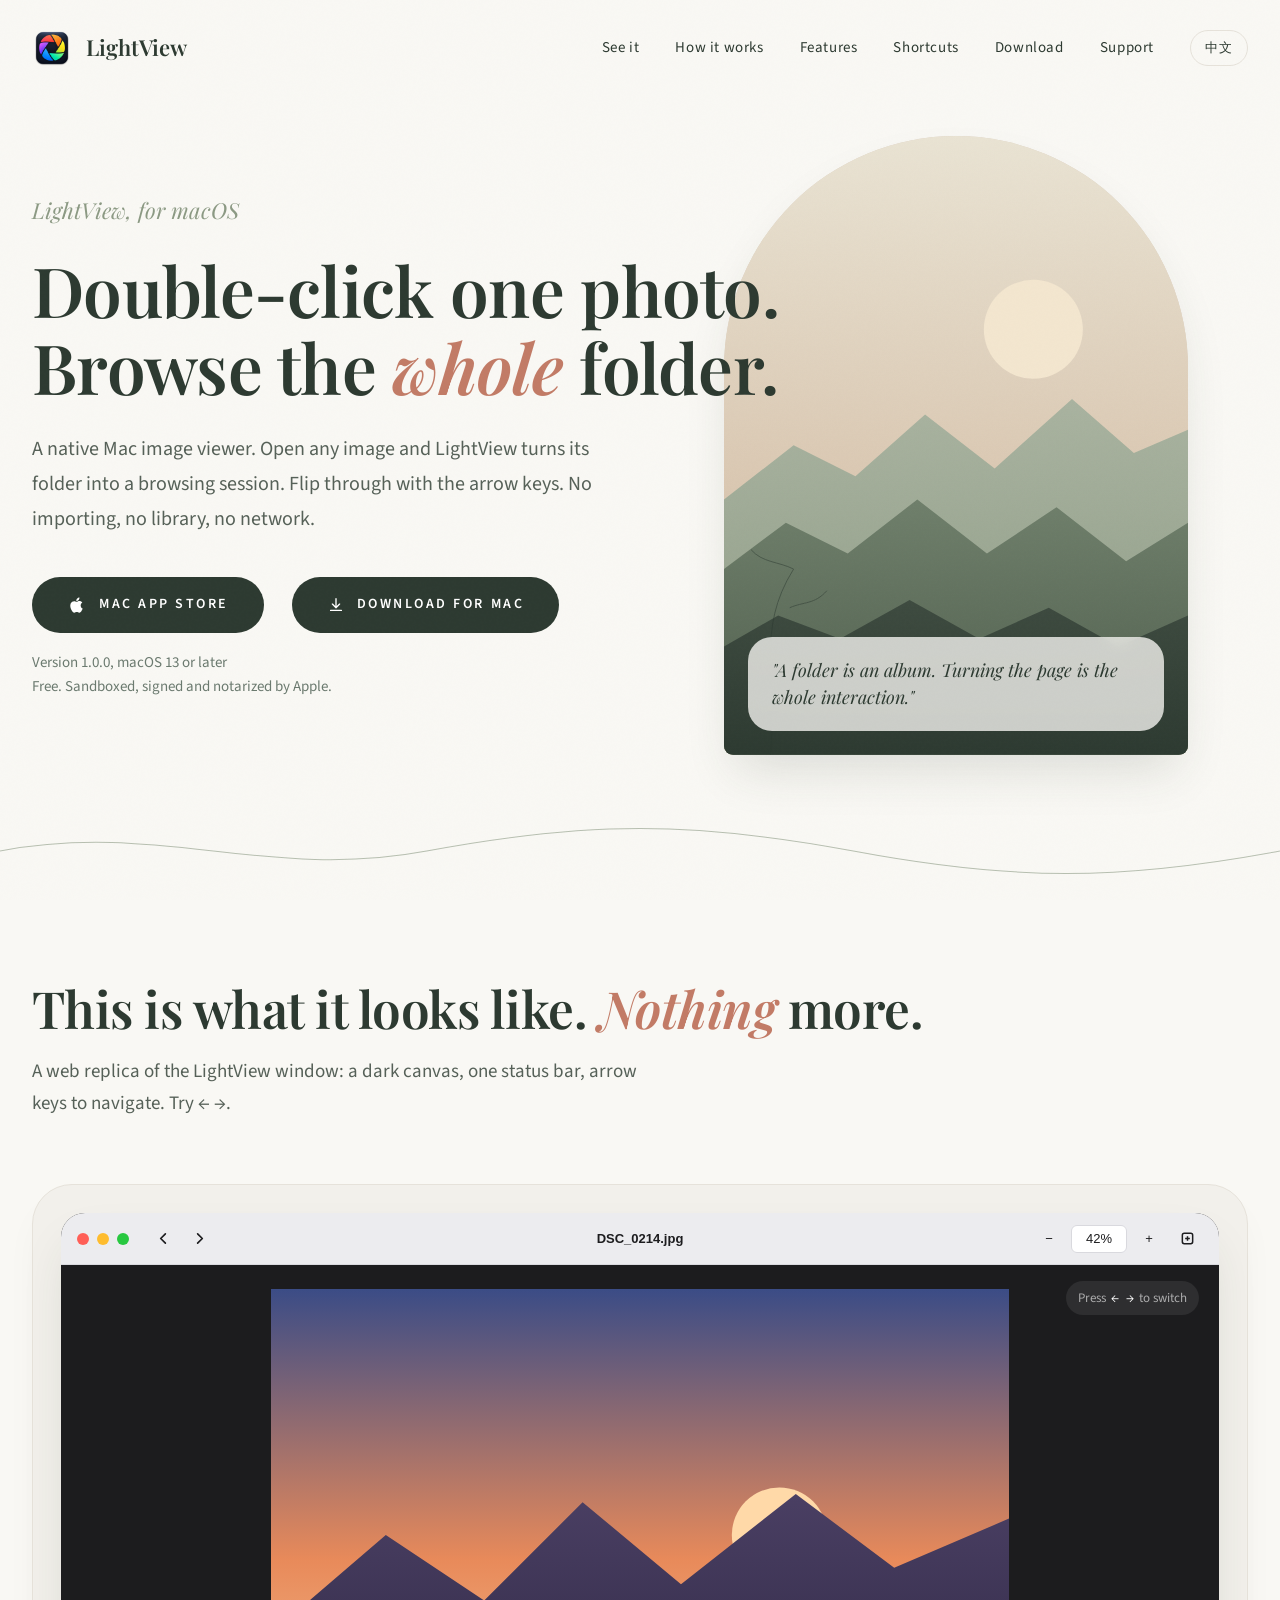
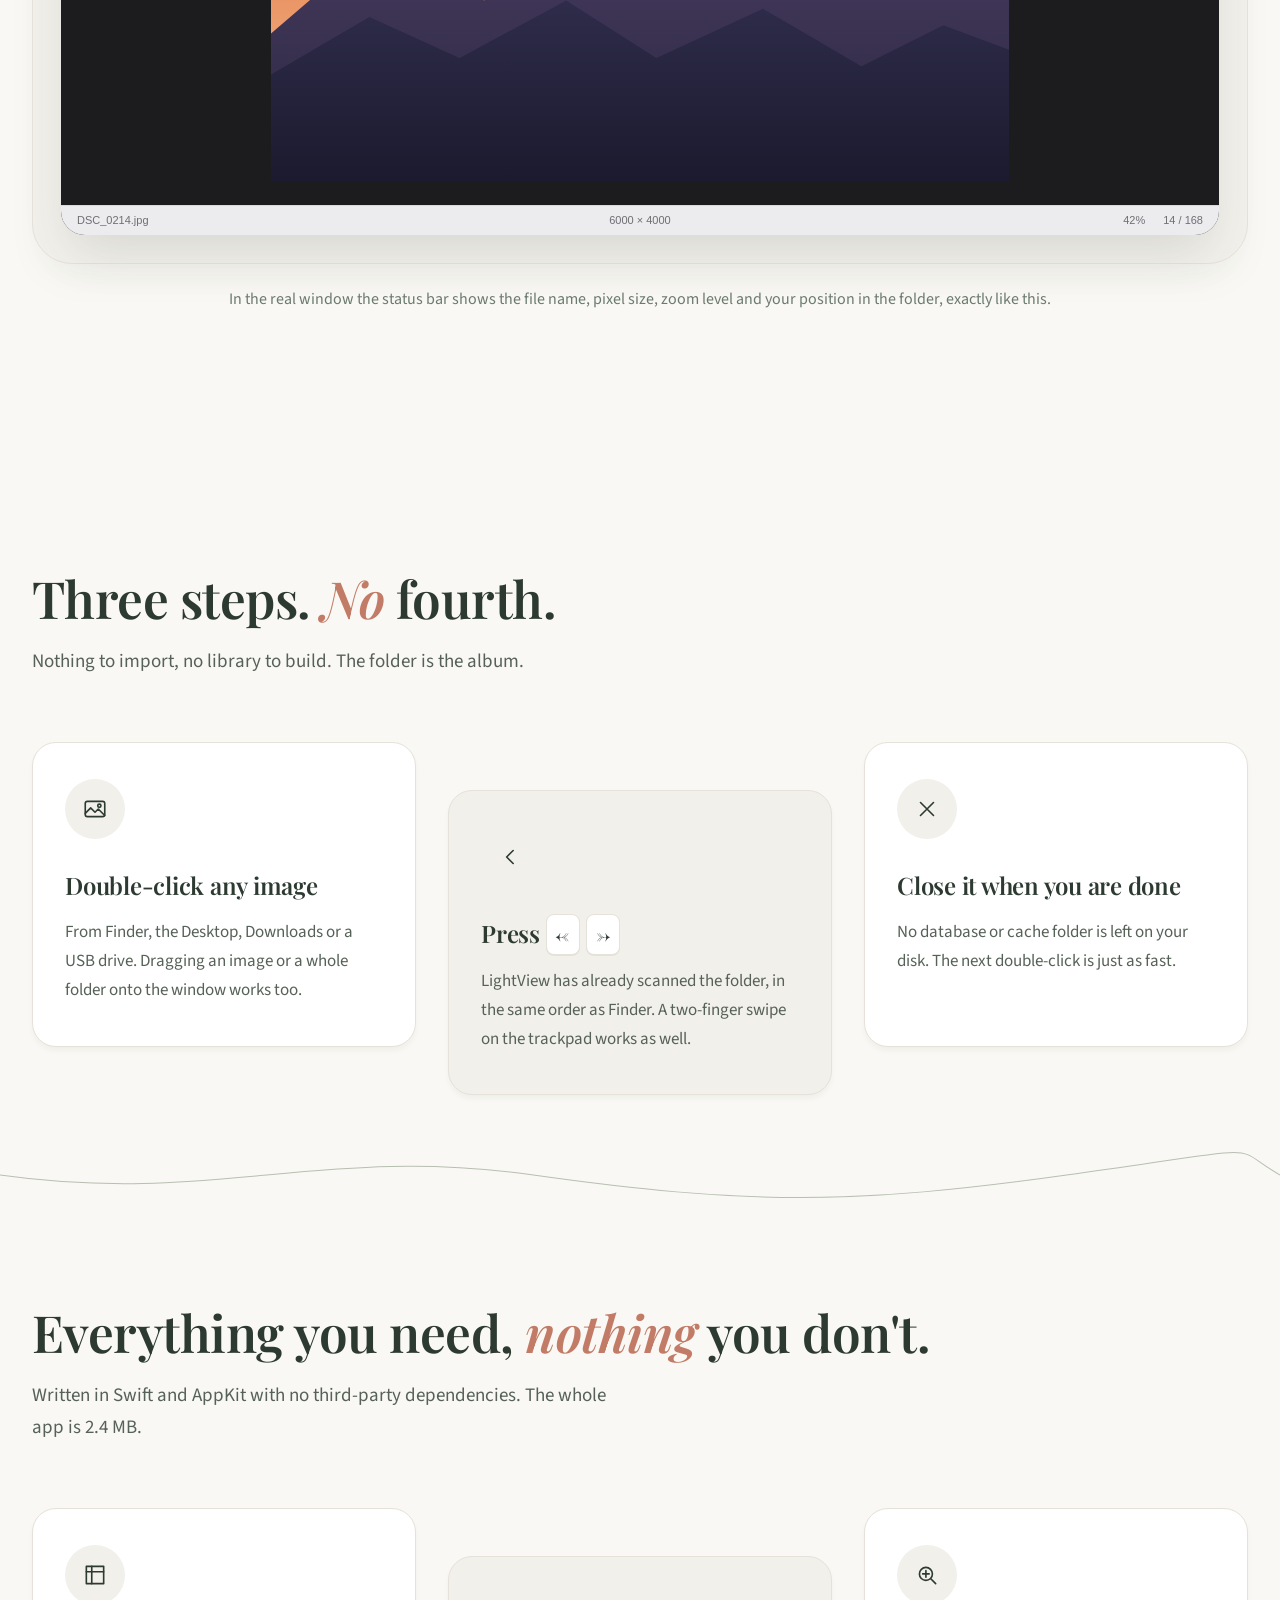
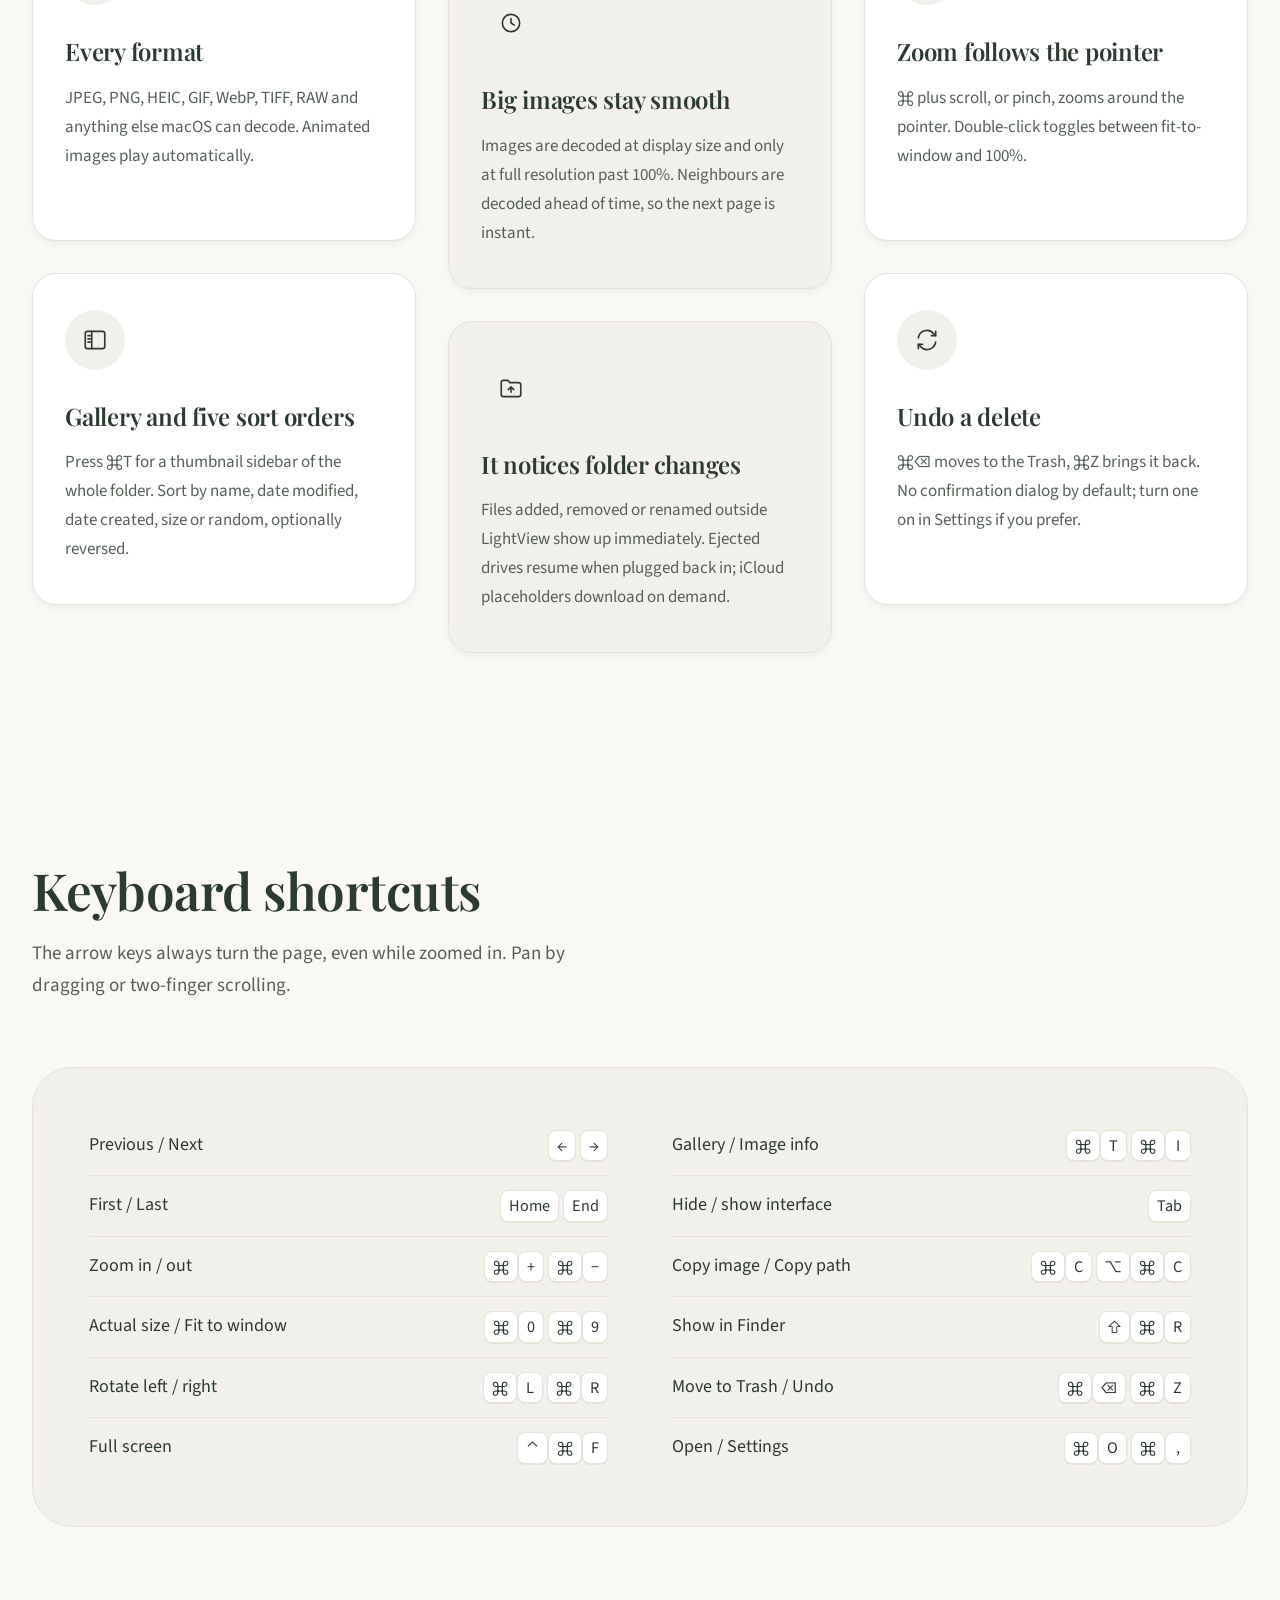
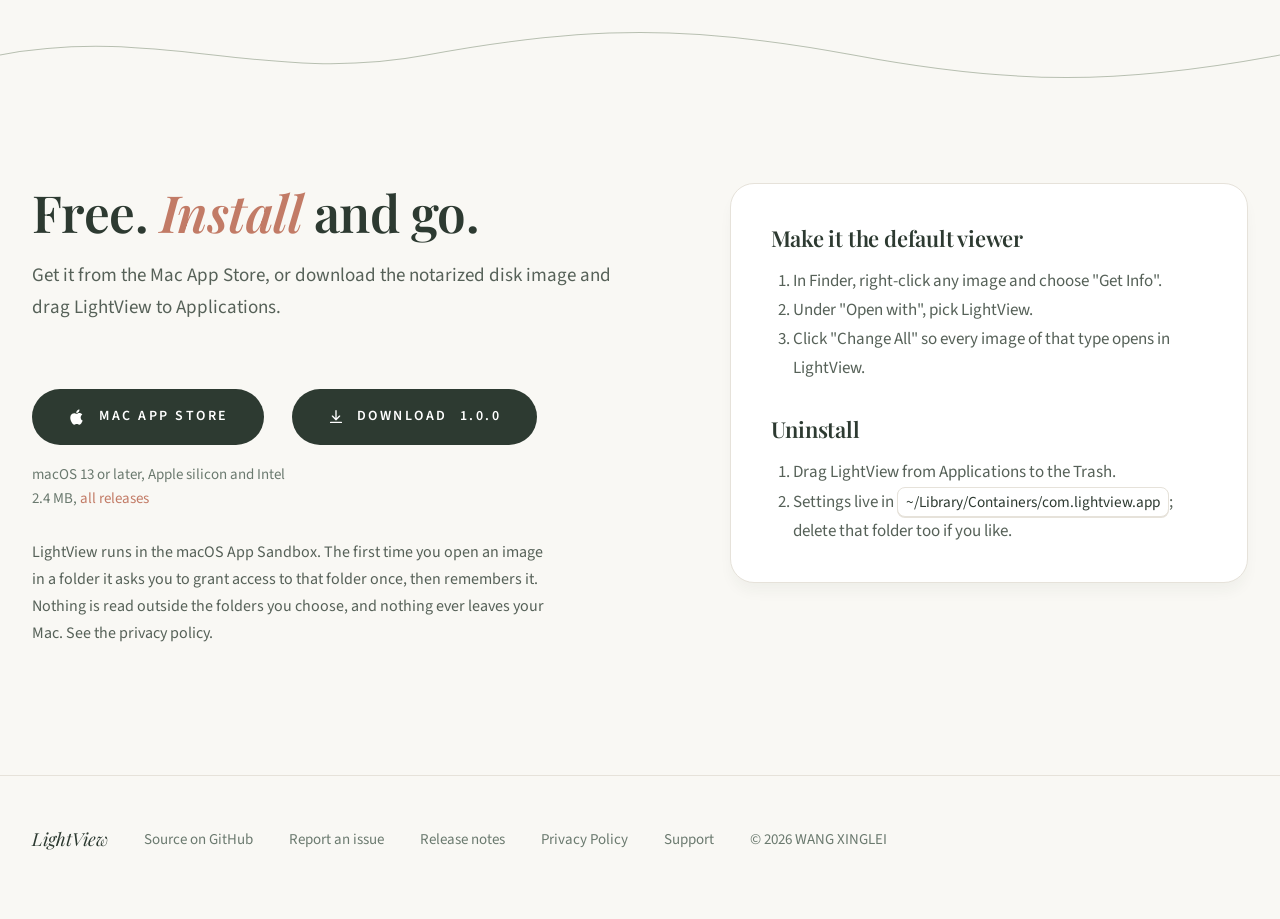
<file: index.html>
<!doctype html>
<html lang="en">
<head>
<meta charset="utf-8">
<meta name="viewport" content="width=device-width, initial-scale=1">
<title>LightView — A lightweight image viewer for macOS</title>
<meta name="description" content="Double-click one photo and browse the whole folder with the arrow keys. No importing, no library, no network. macOS 13 or later.">
<link rel="icon" href="/favicon.png">
<link rel="canonical" href="https://lightviewapp.vercel.app/">
<link rel="alternate" hreflang="en" href="https://lightviewapp.vercel.app/">
<link rel="alternate" hreflang="zh-Hans" href="https://lightviewapp.vercel.app/zh/">
<meta property="og:title" content="LightView — A lightweight image viewer for macOS">
<meta property="og:description" content="Double-click one photo and browse the whole folder with the arrow keys. No importing, no library, no network. macOS 13 or later.">
<meta property="og:image" content="https://lightviewapp.vercel.app/assets/icon.png">
<link rel="preconnect" href="https://fonts.googleapis.com">
<link rel="preconnect" href="https://fonts.gstatic.com" crossorigin>
<link href="https://fonts.googleapis.com/css2?family=Playfair+Display:ital,wght@0,600;0,700;1,600&family=Source+Sans+3:wght@400;500;600&family=Noto+Serif+SC:wght@600;700&display=swap" rel="stylesheet">
<link rel="stylesheet" href="/assets/style.css">
</head>
<body>
<div class="grain" aria-hidden="true"></div>

<header class="wrap top">
  <a class="brand" href="/"><img src="/assets/icon.png" alt="" width="40" height="40">LightView</a>
  <nav aria-label="Site navigation">
    <a href="/#demo">See it</a>
    <a href="/#how">How it works</a>
    <a href="/#features">Features</a>
    <a href="/#keys">Shortcuts</a>
    <a href="/#download">Download</a>
    <a href="/support/">Support</a>
    <a class="lang" href="/zh/" lang="zh-CN">中文</a>
  </nav>
  <button class="menu-btn" type="button" id="menu-open" aria-label="Open menu">
    <svg viewBox="0 0 24 24" fill="none" stroke="currentColor" stroke-width="1.5" stroke-linecap="round"><path d="M4 7h16M4 12h16M4 17h16"/></svg>
  </button>
</header>
<div class="overlay" id="overlay">
  <button class="menu-btn" type="button" id="menu-close" aria-label="Close menu">
    <svg viewBox="0 0 24 24" fill="none" stroke="currentColor" stroke-width="1.5" stroke-linecap="round"><path d="M6 6l12 12M18 6 6 18"/></svg>
  </button>
  <a href="/#demo">See it</a><a href="/#how">How it works</a><a href="/#features">Features</a><a href="/#keys">Shortcuts</a><a href="/#download">Download</a><a href="/support/">Support</a><a href="/zh/">中文</a>
</div>

<main>
  <section class="wrap hero">
    <div>
      <p class="tag">LightView, <em>for</em> macOS</p>
      <h1>Double-click one photo.<br>Browse the <em>whole</em> folder.</h1>
      <p class="lead">A native Mac image viewer. Open any image and LightView turns its folder into a browsing session. Flip through with the arrow keys. No importing, no library, no network.</p>
      <div class="cta">
        <a class="btn store" href="https://apps.apple.com/app/lightviewimagine/id6824725999"><svg viewBox="0 0 24 24" fill="currentColor" aria-hidden="true"><path d="M16.37 12.6c0-2.3 1.9-3.4 2-3.5-1.1-1.6-2.8-1.8-3.4-1.8-1.4-.1-2.8.9-3.5.9s-1.8-.8-3-.8c-1.5 0-3 .9-3.8 2.3-1.6 2.8-.4 7 1.2 9.3.8 1.1 1.7 2.4 2.9 2.3 1.2 0 1.6-.8 3-.8s1.8.8 3 .7c1.3 0 2.1-1.1 2.8-2.3.9-1.3 1.3-2.6 1.3-2.6s-2.5-1-2.5-3.7zM14 5.9c.6-.8 1.1-1.9.9-3-.9.1-2.1.6-2.7 1.4-.6.7-1.1 1.8-1 2.9 1.1.1 2.1-.5 2.8-1.3z"/></svg> Mac App Store</a>
        <a class="btn dl" href="https://github.com/qinghuazs/LightView-web/releases/latest"><svg viewBox="0 0 20 20" fill="none" stroke="currentColor" stroke-width="1.5" stroke-linecap="round" stroke-linejoin="round" aria-hidden="true"><path d="M10 3v10M6 9l4 4 4-4M4 16h12"/></svg> Download for Mac</a>
        <div class="meta">Version <span class="ver">1.0.0</span>, macOS 13 or later<br>Free. Sandboxed, signed and notarized by Apple.</div>
      </div>
    </div>
    <div class="arch" aria-hidden="true">
            <svg viewBox="0 0 600 800" preserveAspectRatio="xMidYMid slice">
        <defs>
          <linearGradient id="hsky" x1="0" y1="0" x2="0" y2="1"><stop offset="0" stop-color="#E9E3D3"/><stop offset=".6" stop-color="#D9C6B0"/><stop offset="1" stop-color="#C9A88C"/></linearGradient>
          <linearGradient id="hfar" x1="0" y1="0" x2="0" y2="1"><stop offset="0" stop-color="#A9B3A0"/><stop offset="1" stop-color="#8C9A84"/></linearGradient>
          <linearGradient id="hmid" x1="0" y1="0" x2="0" y2="1"><stop offset="0" stop-color="#6F7F6B"/><stop offset="1" stop-color="#4E5D4C"/></linearGradient>
          <linearGradient id="hnear" x1="0" y1="0" x2="0" y2="1"><stop offset="0" stop-color="#3E4B40"/><stop offset="1" stop-color="#2D3A31"/></linearGradient>
        </defs>
        <rect width="600" height="800" fill="url(#hsky)"/>
        <circle cx="400" cy="250" r="64" fill="#F3E6CF"/>
        <path d="M0 470 L90 400 L170 440 L260 360 L350 430 L450 340 L530 410 L600 380 L600 800 L0 800Z" fill="url(#hfar)"/>
        <path d="M0 560 L80 500 L160 540 L250 470 L340 540 L430 480 L520 550 L600 500 L600 800 L0 800Z" fill="url(#hmid)"/>
        <path d="M0 660 L70 620 L150 650 L240 600 L330 650 L420 610 L510 660 L600 620 L600 800 L0 800Z" fill="url(#hnear)"/>
        <g stroke="#2D3A31" stroke-width="1.2" fill="none" opacity=".55">
          <path d="M60 800 C70 700 40 640 90 560"/><path d="M90 560 c-20 -10 -40 -8 -55 -25"/><path d="M85 610 c18 -8 32 -4 48 -22"/>
        </g>
      </svg>
      <div class="quote">"A folder is an album. Turning the page is the whole interaction."</div>
    </div>
  </section>

  <svg class="vine" viewBox="0 0 1200 80" preserveAspectRatio="none" aria-hidden="true"><path d="M0 40 C150 10 250 70 400 40 S650 10 800 40 S1050 70 1200 40" fill="none" stroke="currentColor" stroke-width="1"/></svg>

  <section class="block" id="demo">
    <div class="wrap">
      <div class="reveal">
        <h2>This is what it looks like. <em>Nothing</em> more.</h2>
        <p class="sub">A web replica of the LightView window: a dark canvas, one status bar, arrow keys to navigate. Try ← →.</p>
      </div>
      <div class="frame reveal">
        <div class="window" id="win" tabindex="0" aria-label="Press ← → to switch">
          <div class="titlebar">
            <div style="display:flex;align-items:center">
              <div class="lights" aria-hidden="true"><i></i><i></i><i></i></div>
              <div class="tb-left">
                <button type="button" id="prev" aria-label="Previous"><svg viewBox="0 0 16 16" fill="none" stroke="currentColor" stroke-width="1.8" stroke-linecap="round" stroke-linejoin="round"><path d="M10 3 5 8l5 5"/></svg></button>
                <button type="button" id="next" aria-label="Next"><svg viewBox="0 0 16 16" fill="none" stroke="currentColor" stroke-width="1.8" stroke-linecap="round" stroke-linejoin="round"><path d="m6 3 5 5-5 5"/></svg></button>
              </div>
            </div>
            <div class="tb-title" id="title">DSC_0214.jpg</div>
            <div class="tb-tools" aria-hidden="true">
              <button type="button" tabindex="-1">−</button>
              <button type="button" class="zoom" tabindex="-1">42%</button>
              <button type="button" tabindex="-1">+</button>
              <button type="button" tabindex="-1"><svg viewBox="0 0 16 16" fill="none" stroke="currentColor" stroke-width="1.6"><rect x="2.5" y="2.5" width="11" height="11" rx="2"/><path d="M5.5 8h5M8 5.5v5"/></svg></button>
            </div>
          </div>
          <div class="canvas">
            <div class="hint">Press <kbd>←</kbd> <kbd>→</kbd> to switch</div>
            <svg class="photo on" viewBox="0 0 900 600" role="img" aria-label="Sunset over mountains">
              <defs>
                <linearGradient id="sky1" x1="0" y1="0" x2="0" y2="1"><stop offset="0" stop-color="#3B4C86"/><stop offset=".55" stop-color="#E88A5A"/><stop offset="1" stop-color="#F6C99A"/></linearGradient>
                <linearGradient id="m1" x1="0" y1="0" x2="0" y2="1"><stop offset="0" stop-color="#2E2C4A"/><stop offset="1" stop-color="#1B1A2E"/></linearGradient>
                <linearGradient id="m2" x1="0" y1="0" x2="0" y2="1"><stop offset="0" stop-color="#4A3F63"/><stop offset="1" stop-color="#2B2540"/></linearGradient>
              </defs>
              <rect width="900" height="600" fill="url(#sky1)"/>
              <circle cx="620" cy="300" r="58" fill="#FFD9A8"/>
              <path d="M0 420 L140 300 L260 380 L380 260 L500 360 L640 250 L760 340 L900 280 L900 600 L0 600Z" fill="url(#m2)"/>
              <path d="M0 470 L120 400 L230 450 L360 380 L470 450 L600 390 L720 460 L820 410 L900 440 L900 600 L0 600Z" fill="url(#m1)"/>
            </svg>
            <svg class="photo" viewBox="0 0 600 800" role="img" aria-label="Seaside">
              <defs>
                <linearGradient id="sky2" x1="0" y1="0" x2="0" y2="1"><stop offset="0" stop-color="#8FBBE8"/><stop offset="1" stop-color="#E9F1F7"/></linearGradient>
                <linearGradient id="sea2" x1="0" y1="0" x2="0" y2="1"><stop offset="0" stop-color="#2E6FA8"/><stop offset="1" stop-color="#1F4F7C"/></linearGradient>
              </defs>
              <rect width="600" height="800" fill="url(#sky2)"/>
              <rect y="430" width="600" height="370" fill="url(#sea2)"/>
              <path d="M0 470 Q75 455 150 470 T300 470 T450 470 T600 470 V485 Q525 500 450 485 T300 485 T150 485 T0 485Z" fill="#7FB6DC" opacity=".6"/>
              <path d="M0 800 L0 700 Q180 640 320 690 Q470 740 600 700 L600 800Z" fill="#E7D6B4"/>
              <circle cx="470" cy="150" r="34" fill="#FFF6DA"/>
            </svg>
            <svg class="photo" viewBox="0 0 900 600" role="img" aria-label="Forest">
              <defs>
                <linearGradient id="sky3" x1="0" y1="0" x2="0" y2="1"><stop offset="0" stop-color="#D7E6D0"/><stop offset="1" stop-color="#9DBD97"/></linearGradient>
                <linearGradient id="t3" x1="0" y1="0" x2="0" y2="1"><stop offset="0" stop-color="#2F5D3A"/><stop offset="1" stop-color="#1B3A25"/></linearGradient>
              </defs>
              <rect width="900" height="600" fill="url(#sky3)"/>
              <g fill="url(#t3)">
                <path d="M80 600 L80 320 L40 330 L110 160 L180 330 L140 320 L140 600Z"/>
                <path d="M250 600 L250 280 L200 295 L290 90 L380 295 L330 280 L330 600Z"/>
                <path d="M470 600 L470 340 L430 350 L500 200 L570 350 L530 340 L530 600Z"/>
                <path d="M660 600 L660 260 L600 280 L700 60 L800 280 L740 260 L740 600Z"/>
                <path d="M850 600 L850 360 L820 370 L870 260 L920 370 L890 360 L890 600Z"/>
              </g>
              <rect y="520" width="900" height="80" fill="#294B33"/>
            </svg>
          </div>
          <div class="statusbar">
            <span id="s-name">DSC_0214.jpg</span>
            <span id="s-size">6000 × 4000</span>
            <span><em id="s-zoom">42%</em><em id="s-index">14 / 168</em></span>
          </div>
        </div>
      </div>
      <p class="demo-caption reveal">In the real window the status bar shows the file name, pixel size, zoom level and your position in the folder, exactly like this.</p>
    </div>
  </section>

  <section class="block" id="how">
    <div class="wrap">
      <div class="reveal">
        <h2>Three steps. <em>No</em> fourth.</h2>
        <p class="sub">Nothing to import, no library to build. The folder is the album.</p>
      </div>
      <div class="cards">
        <div class="card reveal">
          <div class="icon"><svg viewBox="0 0 24 24"><rect x="3" y="5" width="18" height="14" rx="2"/><path d="m3 16 5-5 4 4 3-3 6 6"/><circle cx="16" cy="9" r="1.5"/></svg></div>
          <h3>Double-click any image</h3>
          <p>From Finder, the Desktop, Downloads or a USB drive. Dragging an image or a whole folder onto the window works too.</p>
        </div>
        <div class="card reveal clay">
          <div class="icon"><svg viewBox="0 0 24 24"><path d="M14 6l-6 6 6 6"/></svg></div>
          <h3>Press <kbd>←</kbd> <kbd>→</kbd></h3>
          <p>LightView has already scanned the folder, in the same order as Finder. A two-finger swipe on the trackpad works as well.</p>
        </div>
        <div class="card reveal">
          <div class="icon"><svg viewBox="0 0 24 24"><path d="M6 6l12 12M18 6 6 18"/></svg></div>
          <h3>Close it when you are done</h3>
          <p>No database or cache folder is left on your disk. The next double-click is just as fast.</p>
        </div>
      </div>
    </div>
  </section>

  <svg class="vine" viewBox="0 0 1200 80" preserveAspectRatio="none" aria-hidden="true"><path d="M0 40 C200 70 300 10 500 40 S800 70 1000 40 S1150 10 1200 40" fill="none" stroke="currentColor" stroke-width="1"/></svg>

  <section class="block" id="features">
    <div class="wrap">
      <div class="reveal">
        <h2>Everything you need, <em>nothing</em> you don't.</h2>
        <p class="sub">Written in Swift and AppKit with no third-party dependencies. The whole app is 2.4 MB.</p>
      </div>
      <div class="cards six">
        <div class="card reveal">
          <div class="icon"><svg viewBox="0 0 24 24"><path d="M4 4h16v16H4z"/><path d="M4 9h16M9 4v16"/></svg></div>
          <h3>Every format</h3>
          <p>JPEG, PNG, HEIC, GIF, WebP, TIFF, RAW and anything else macOS can decode. Animated images play automatically.</p>
        </div>
        <div class="card reveal clay">
          <div class="icon"><svg viewBox="0 0 24 24"><circle cx="12" cy="12" r="8"/><path d="M12 8v4l3 2"/></svg></div>
          <h3>Big images stay smooth</h3>
          <p>Images are decoded at display size and only at full resolution past 100%. Neighbours are decoded ahead of time, so the next page is instant.</p>
        </div>
        <div class="card reveal">
          <div class="icon"><svg viewBox="0 0 24 24"><circle cx="11" cy="11" r="6"/><path d="m20 20-4.5-4.5M11 8v6M8 11h6"/></svg></div>
          <h3>Zoom follows the pointer</h3>
          <p>⌘ plus scroll, or pinch, zooms around the pointer. Double-click toggles between fit-to-window and 100%.</p>
        </div>
        <div class="card reveal">
          <div class="icon"><svg viewBox="0 0 24 24"><rect x="3" y="4" width="18" height="16" rx="2"/><path d="M9 4v16M5.5 8h2M5.5 11h2M5.5 14h2"/></svg></div>
          <h3>Gallery and five sort orders</h3>
          <p>Press ⌘T for a thumbnail sidebar of the whole folder. Sort by name, date modified, date created, size or random, optionally reversed.</p>
        </div>
        <div class="card reveal clay">
          <div class="icon"><svg viewBox="0 0 24 24"><path d="M3 7a2 2 0 0 1 2-2h4l2 2h8a2 2 0 0 1 2 2v9a2 2 0 0 1-2 2H5a2 2 0 0 1-2-2z"/><path d="M12 11v5M9.5 13.5 12 11l2.5 2.5"/></svg></div>
          <h3>It notices folder changes</h3>
          <p>Files added, removed or renamed outside LightView show up immediately. Ejected drives resume when plugged back in; iCloud placeholders download on demand.</p>
        </div>
        <div class="card reveal">
          <div class="icon"><svg viewBox="0 0 24 24"><path d="M4 10a8 8 0 0 1 14-4l2 2"/><path d="M20 4v4h-4"/><path d="M20 14a8 8 0 0 1-14 4l-2-2"/><path d="M4 20v-4h4"/></svg></div>
          <h3>Undo a delete</h3>
          <p>⌘⌫ moves to the Trash, ⌘Z brings it back. No confirmation dialog by default; turn one on in Settings if you prefer.</p>
        </div>
      </div>
    </div>
  </section>

  <section class="block" id="keys">
    <div class="wrap">
      <div class="reveal">
        <h2>Keyboard shortcuts</h2>
        <p class="sub">The arrow keys always turn the page, even while zoomed in. Pan by dragging or two-finger scrolling.</p>
      </div>
      <div class="keys reveal">
        <table>
          <tr><td>Previous / Next</td><td><kbd>←</kbd> <kbd>→</kbd></td></tr>
          <tr><td>First / Last</td><td><kbd>Home</kbd> <kbd>End</kbd></td></tr>
          <tr><td>Zoom in / out</td><td><kbd>⌘</kbd><kbd>+</kbd> <kbd>⌘</kbd><kbd>−</kbd></td></tr>
          <tr><td>Actual size / Fit to window</td><td><kbd>⌘</kbd><kbd>0</kbd> <kbd>⌘</kbd><kbd>9</kbd></td></tr>
          <tr><td>Rotate left / right</td><td><kbd>⌘</kbd><kbd>L</kbd> <kbd>⌘</kbd><kbd>R</kbd></td></tr>
          <tr><td>Full screen</td><td><kbd>⌃</kbd><kbd>⌘</kbd><kbd>F</kbd></td></tr>
        </table>
        <table>
          <tr><td>Gallery / Image info</td><td><kbd>⌘</kbd><kbd>T</kbd> <kbd>⌘</kbd><kbd>I</kbd></td></tr>
          <tr><td>Hide / show interface</td><td><kbd>Tab</kbd></td></tr>
          <tr><td>Copy image / Copy path</td><td><kbd>⌘</kbd><kbd>C</kbd> <kbd>⌥</kbd><kbd>⌘</kbd><kbd>C</kbd></td></tr>
          <tr><td>Show in Finder</td><td><kbd>⇧</kbd><kbd>⌘</kbd><kbd>R</kbd></td></tr>
          <tr><td>Move to Trash / Undo</td><td><kbd>⌘</kbd><kbd>⌫</kbd> <kbd>⌘</kbd><kbd>Z</kbd></td></tr>
          <tr><td>Open / Settings</td><td><kbd>⌘</kbd><kbd>O</kbd> <kbd>⌘</kbd><kbd>,</kbd></td></tr>
        </table>
      </div>
    </div>
  </section>

  <svg class="vine" viewBox="0 0 1200 80" preserveAspectRatio="none" aria-hidden="true"><path d="M0 40 C150 10 250 70 400 40 S650 10 800 40 S1050 70 1200 40" fill="none" stroke="currentColor" stroke-width="1"/></svg>

  <section class="block" id="download">
    <div class="wrap download">
      <div class="reveal">
        <h2>Free. <em>Install</em> and go.</h2>
        <p class="sub">Get it from the Mac App Store, or download the notarized disk image and drag LightView to Applications.</p>
        <div class="cta">
          <a class="btn store" href="https://apps.apple.com/app/lightviewimagine/id6824725999"><svg viewBox="0 0 24 24" fill="currentColor" aria-hidden="true"><path d="M16.37 12.6c0-2.3 1.9-3.4 2-3.5-1.1-1.6-2.8-1.8-3.4-1.8-1.4-.1-2.8.9-3.5.9s-1.8-.8-3-.8c-1.5 0-3 .9-3.8 2.3-1.6 2.8-.4 7 1.2 9.3.8 1.1 1.7 2.4 2.9 2.3 1.2 0 1.6-.8 3-.8s1.8.8 3 .7c1.3 0 2.1-1.1 2.8-2.3.9-1.3 1.3-2.6 1.3-2.6s-2.5-1-2.5-3.7zM14 5.9c.6-.8 1.1-1.9.9-3-.9.1-2.1.6-2.7 1.4-.6.7-1.1 1.8-1 2.9 1.1.1 2.1-.5 2.8-1.3z"/></svg> Mac App Store</a>
          <a class="btn dl" href="https://github.com/qinghuazs/LightView-web/releases/latest"><svg viewBox="0 0 20 20" fill="none" stroke="currentColor" stroke-width="1.5" stroke-linecap="round" stroke-linejoin="round" aria-hidden="true"><path d="M10 3v10M6 9l4 4 4-4M4 16h12"/></svg> Download <span class="ver">1.0.0</span></a>
          <div class="meta">macOS 13 or later, Apple silicon and Intel<br><span id="dl-size">2.4 MB</span>, <a href="https://github.com/qinghuazs/LightView-web/releases">all releases</a></div>
        </div>
        <p class="note">LightView runs in the macOS App Sandbox. The first time you open an image in a folder it asks you to grant access to that folder once, then remembers it. Nothing is read outside the folders you choose, and nothing ever leaves your Mac. See the <a href="/privacy/">privacy policy</a>.</p>
      </div>
      <div class="how reveal">
        <h3>Make it the default viewer</h3>
        <ol>
          <li>In Finder, right-click any image and choose "Get Info".</li>
          <li>Under "Open with", pick LightView.</li>
          <li>Click "Change All" so every image of that type opens in LightView.</li>
        </ol>
        <h3>Uninstall</h3>
        <ol>
          <li>Drag LightView from Applications to the Trash.</li>
          <li>Settings live in <kbd>~/Library/Containers/com.lightview.app</kbd>; delete that folder too if you like.</li>
        </ol>
      </div>
    </div>
  </section>
</main>

<footer>
  <div class="wrap row">
    <span>LightView</span>
    <a href="https://github.com/qinghuazs/LightView-web">Source on GitHub</a>
    <a href="https://github.com/qinghuazs/LightView-web/issues">Report an issue</a>
    <a href="https://github.com/qinghuazs/LightView-web/releases">Release notes</a>
    <a href="/privacy/">Privacy Policy</a>
    <a href="/support/">Support</a>
    <span>© 2026 WANG XINGLEI</span>
  </div>
</footer>

<script src="/assets/site.js"></script>
</body>
</html>
</file>
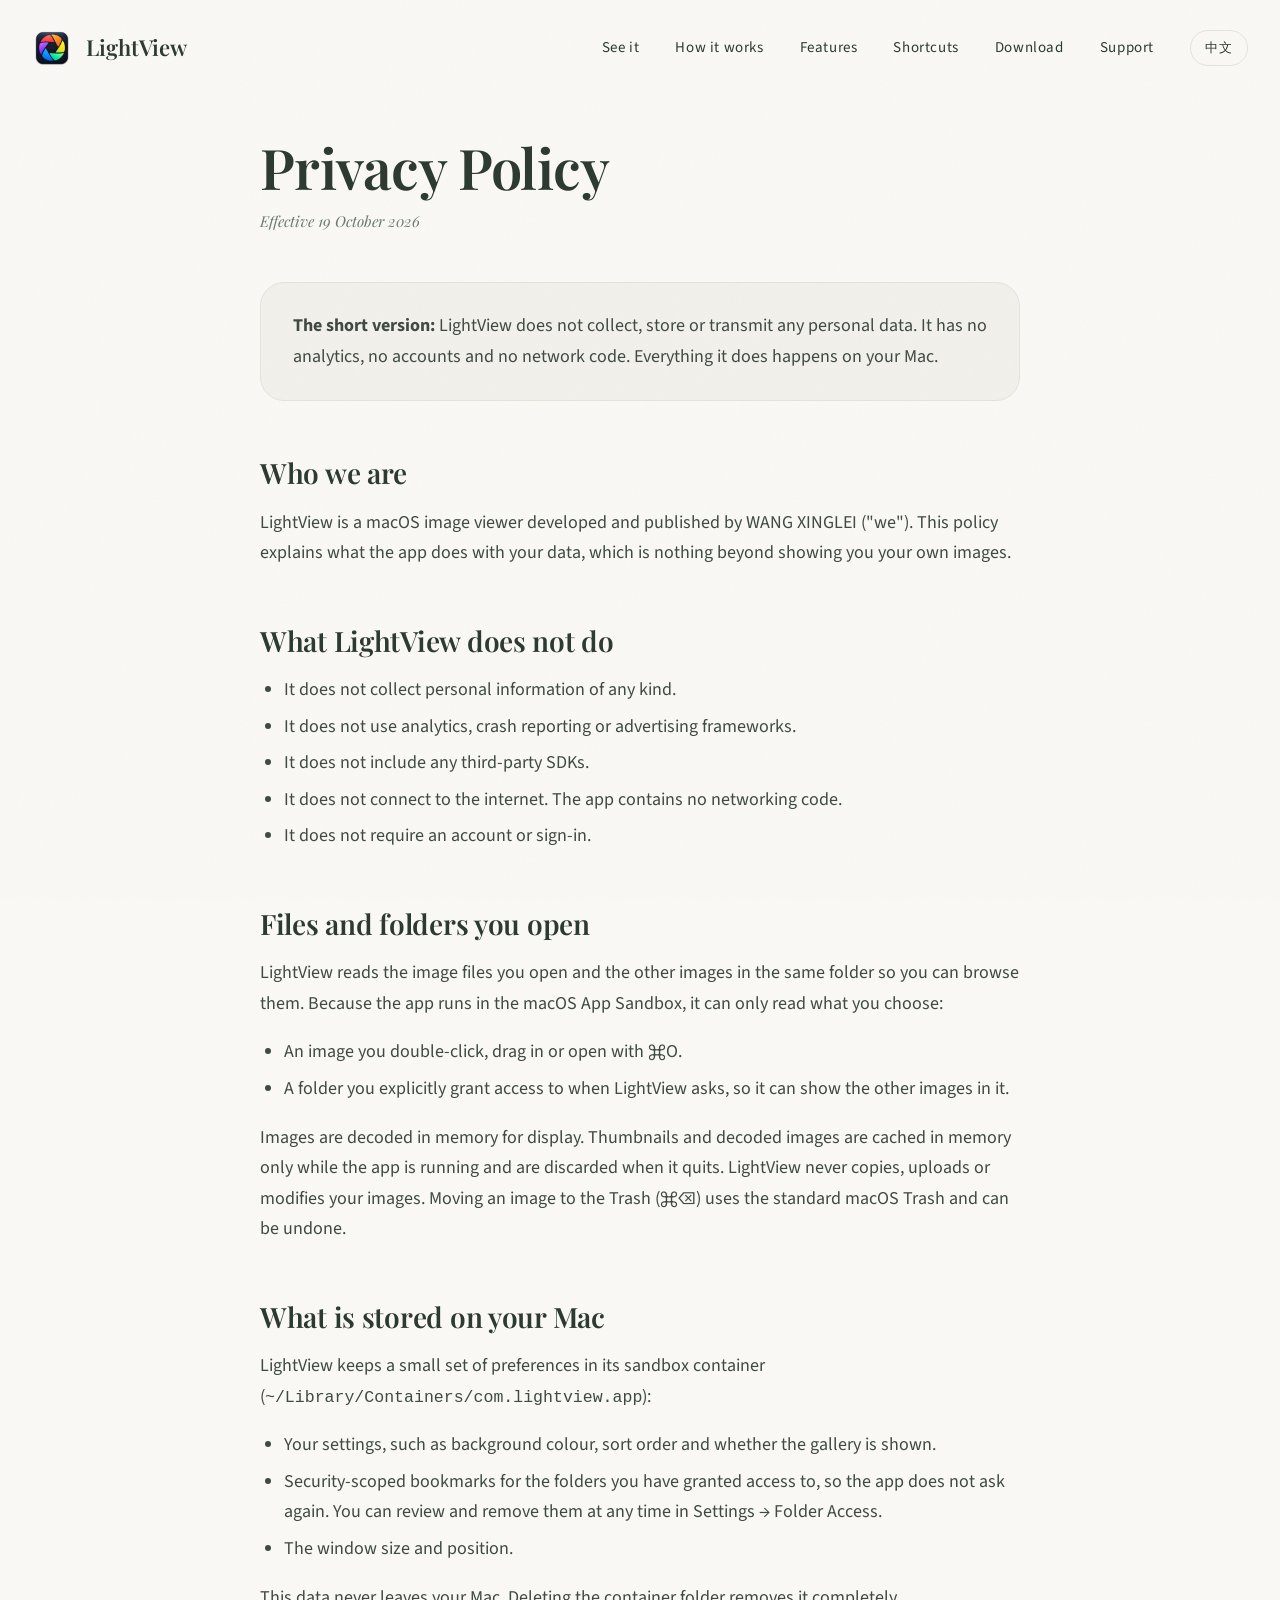
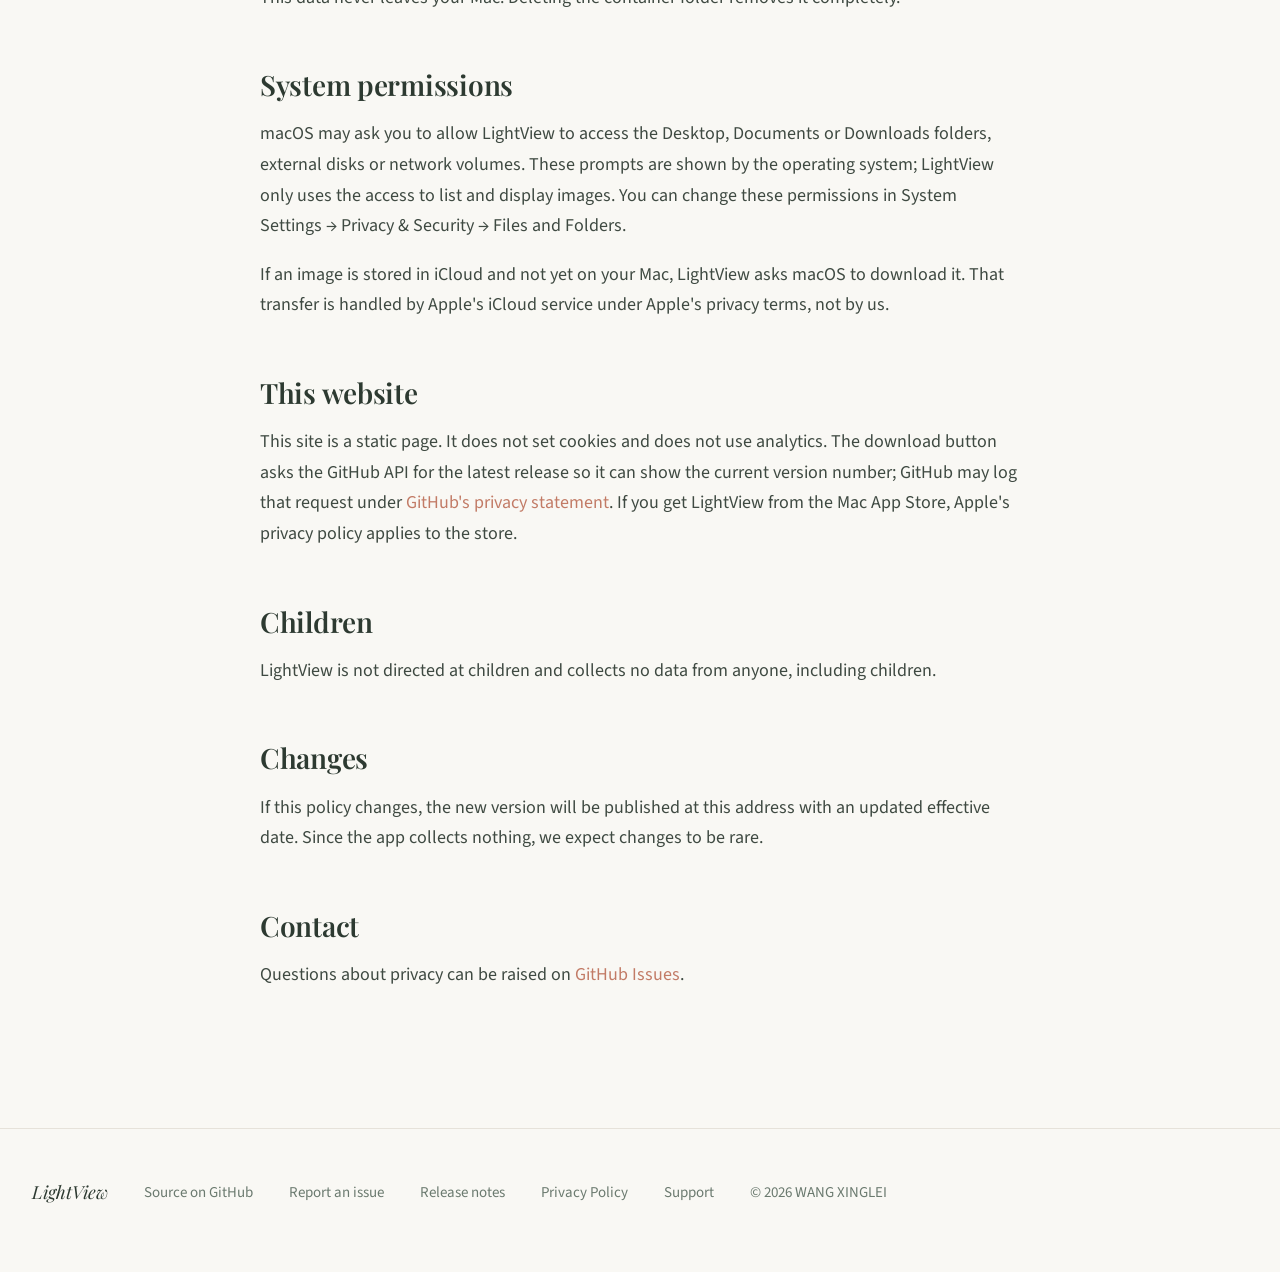
<file: privacy/index.html>
<!doctype html>
<html lang="en">
<head>
<meta charset="utf-8">
<meta name="viewport" content="width=device-width, initial-scale=1">
<title>Privacy Policy — LightView</title>
<meta name="description" content="LightView does not collect, store or transmit any personal data.">
<link rel="icon" href="/favicon.png">
<link rel="canonical" href="https://lightviewapp.vercel.app/privacy/">
<link rel="alternate" hreflang="en" href="https://lightviewapp.vercel.app/privacy/">
<link rel="alternate" hreflang="zh-Hans" href="https://lightviewapp.vercel.app/zh/privacy/">
<meta property="og:title" content="Privacy Policy — LightView">
<meta property="og:description" content="LightView does not collect, store or transmit any personal data.">
<meta property="og:image" content="https://lightviewapp.vercel.app/assets/icon.png">
<link rel="preconnect" href="https://fonts.googleapis.com">
<link rel="preconnect" href="https://fonts.gstatic.com" crossorigin>
<link href="https://fonts.googleapis.com/css2?family=Playfair+Display:ital,wght@0,600;0,700;1,600&family=Source+Sans+3:wght@400;500;600&family=Noto+Serif+SC:wght@600;700&display=swap" rel="stylesheet">
<link rel="stylesheet" href="/assets/style.css">
</head>
<body>
<div class="grain" aria-hidden="true"></div>

<header class="wrap top">
  <a class="brand" href="/"><img src="/assets/icon.png" alt="" width="40" height="40">LightView</a>
  <nav aria-label="Site navigation">
    <a href="/#demo">See it</a>
    <a href="/#how">How it works</a>
    <a href="/#features">Features</a>
    <a href="/#keys">Shortcuts</a>
    <a href="/#download">Download</a>
    <a href="/support/">Support</a>
    <a class="lang" href="/zh/" lang="zh-CN">中文</a>
  </nav>
  <button class="menu-btn" type="button" id="menu-open" aria-label="Open menu">
    <svg viewBox="0 0 24 24" fill="none" stroke="currentColor" stroke-width="1.5" stroke-linecap="round"><path d="M4 7h16M4 12h16M4 17h16"/></svg>
  </button>
</header>
<div class="overlay" id="overlay">
  <button class="menu-btn" type="button" id="menu-close" aria-label="Close menu">
    <svg viewBox="0 0 24 24" fill="none" stroke="currentColor" stroke-width="1.5" stroke-linecap="round"><path d="M6 6l12 12M18 6 6 18"/></svg>
  </button>
  <a href="/#demo">See it</a><a href="/#how">How it works</a><a href="/#features">Features</a><a href="/#keys">Shortcuts</a><a href="/#download">Download</a><a href="/support/">Support</a><a href="/zh/">中文</a>
</div>

<main>
  <article class="wrap article">
    <h1>Privacy Policy</h1>
    <p class="date">Effective 19 October 2026</p>
    <div class="summary"><p><strong>The short version:</strong> LightView does not collect, store or transmit any personal data. It has no analytics, no accounts and no network code. Everything it does happens on your Mac.</p></div>

    <h2>Who we are</h2>
    <p>LightView is a macOS image viewer developed and published by WANG XINGLEI ("we"). This policy explains what the app does with your data, which is nothing beyond showing you your own images.</p>

    <h2>What LightView does not do</h2>
    <ul>
      <li>It does not collect personal information of any kind.</li>
      <li>It does not use analytics, crash reporting or advertising frameworks.</li>
      <li>It does not include any third-party SDKs.</li>
      <li>It does not connect to the internet. The app contains no networking code.</li>
      <li>It does not require an account or sign-in.</li>
    </ul>

    <h2>Files and folders you open</h2>
    <p>LightView reads the image files you open and the other images in the same folder so you can browse them. Because the app runs in the macOS App Sandbox, it can only read what you choose:</p>
    <ul>
      <li>An image you double-click, drag in or open with ⌘O.</li>
      <li>A folder you explicitly grant access to when LightView asks, so it can show the other images in it.</li>
    </ul>
    <p>Images are decoded in memory for display. Thumbnails and decoded images are cached in memory only while the app is running and are discarded when it quits. LightView never copies, uploads or modifies your images. Moving an image to the Trash (⌘⌫) uses the standard macOS Trash and can be undone.</p>

    <h2>What is stored on your Mac</h2>
    <p>LightView keeps a small set of preferences in its sandbox container (<code>~/Library/Containers/com.lightview.app</code>):</p>
    <ul>
      <li>Your settings, such as background colour, sort order and whether the gallery is shown.</li>
      <li>Security-scoped bookmarks for the folders you have granted access to, so the app does not ask again. You can review and remove them at any time in Settings → Folder Access.</li>
      <li>The window size and position.</li>
    </ul>
    <p>This data never leaves your Mac. Deleting the container folder removes it completely.</p>

    <h2>System permissions</h2>
    <p>macOS may ask you to allow LightView to access the Desktop, Documents or Downloads folders, external disks or network volumes. These prompts are shown by the operating system; LightView only uses the access to list and display images. You can change these permissions in System Settings → Privacy &amp; Security → Files and Folders.</p>
    <p>If an image is stored in iCloud and not yet on your Mac, LightView asks macOS to download it. That transfer is handled by Apple's iCloud service under Apple's privacy terms, not by us.</p>

    <h2>This website</h2>
    <p>This site is a static page. It does not set cookies and does not use analytics. The download button asks the GitHub API for the latest release so it can show the current version number; GitHub may log that request under <a href="https://docs.github.com/en/site-policy/privacy-policies/github-general-privacy-statement">GitHub's privacy statement</a>. If you get LightView from the Mac App Store, Apple's privacy policy applies to the store.</p>

    <h2>Children</h2>
    <p>LightView is not directed at children and collects no data from anyone, including children.</p>

    <h2>Changes</h2>
    <p>If this policy changes, the new version will be published at this address with an updated effective date. Since the app collects nothing, we expect changes to be rare.</p>

    <h2>Contact</h2>
    <p>Questions about privacy can be raised on <a href="https://github.com/qinghuazs/LightView-web/issues">GitHub Issues</a>.</p>
  </article>
</main>

<footer>
  <div class="wrap row">
    <span>LightView</span>
    <a href="https://github.com/qinghuazs/LightView-web">Source on GitHub</a>
    <a href="https://github.com/qinghuazs/LightView-web/issues">Report an issue</a>
    <a href="https://github.com/qinghuazs/LightView-web/releases">Release notes</a>
    <a href="/privacy/">Privacy Policy</a>
    <a href="/support/">Support</a>
    <span>© 2026 WANG XINGLEI</span>
  </div>
</footer>

<script src="/assets/site.js"></script>
</body>
</html>
</file>
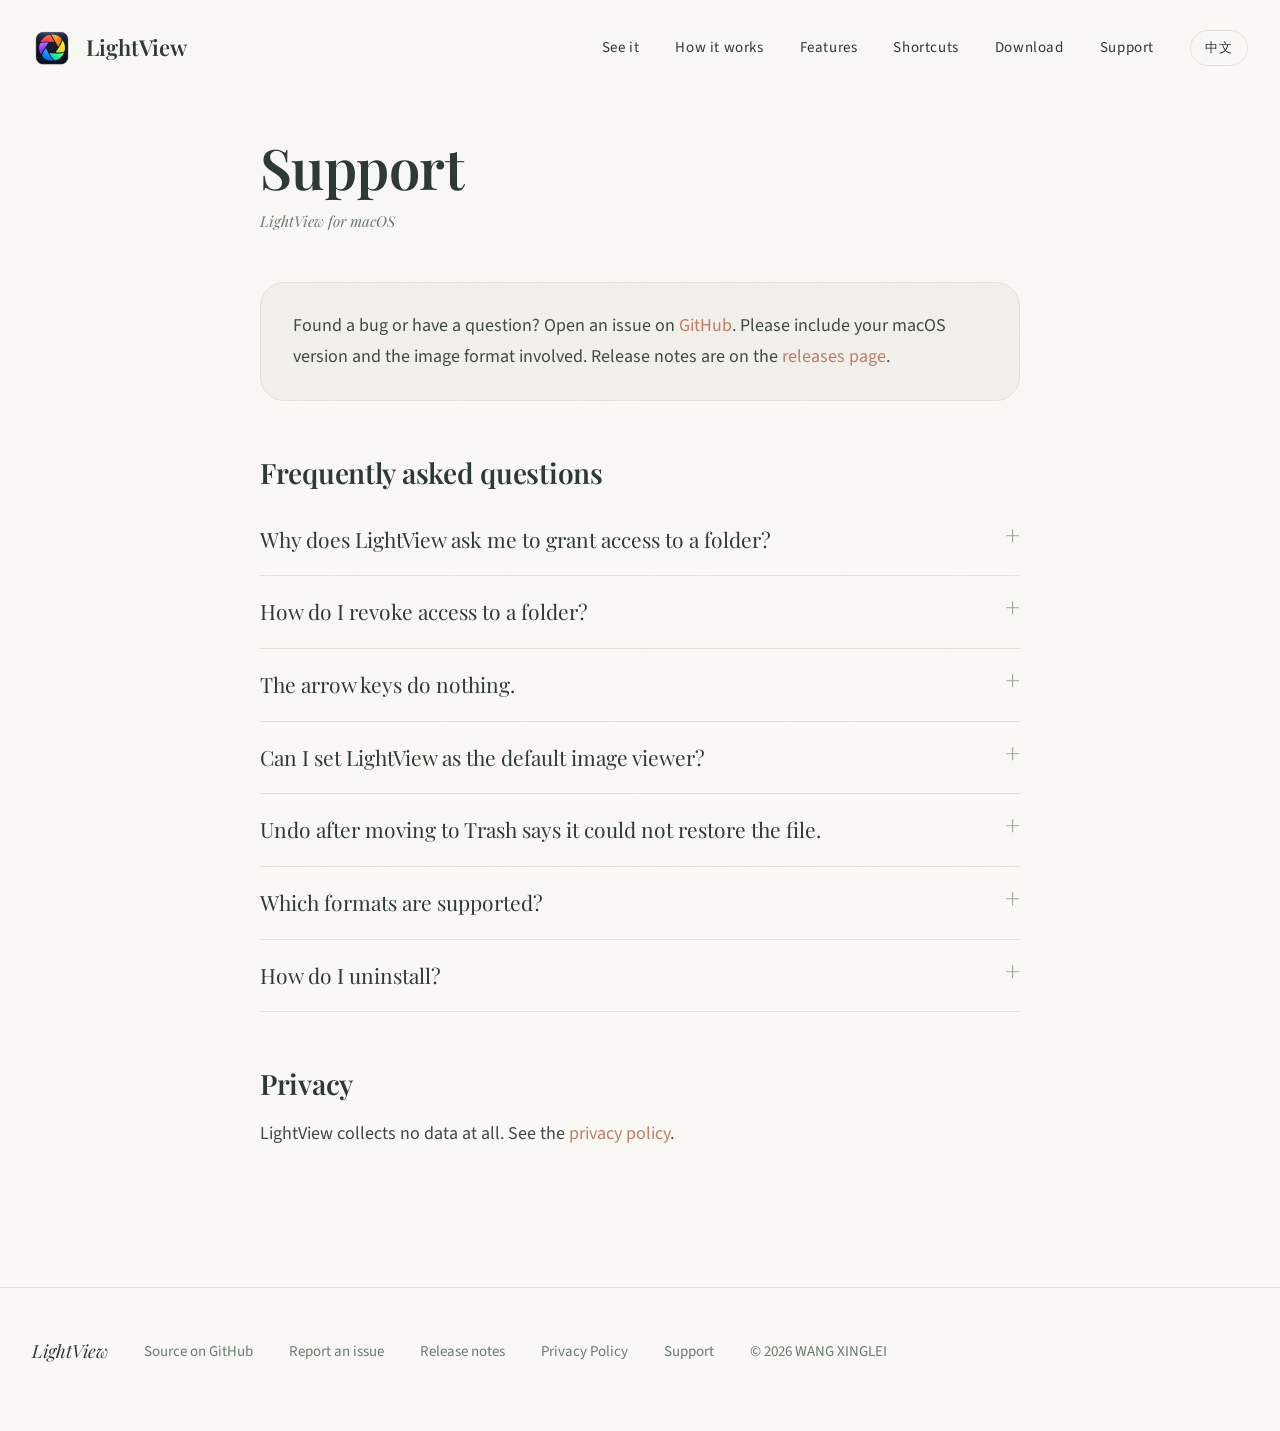
<file: support/index.html>
<!doctype html>
<html lang="en">
<head>
<meta charset="utf-8">
<meta name="viewport" content="width=device-width, initial-scale=1">
<title>Support — LightView</title>
<meta name="description" content="Help, FAQ and how to report an issue with LightView for macOS.">
<link rel="icon" href="/favicon.png">
<link rel="canonical" href="https://lightviewapp.vercel.app/support/">
<link rel="alternate" hreflang="en" href="https://lightviewapp.vercel.app/support/">
<link rel="alternate" hreflang="zh-Hans" href="https://lightviewapp.vercel.app/zh/support/">
<meta property="og:title" content="Support — LightView">
<meta property="og:description" content="Help, FAQ and how to report an issue with LightView for macOS.">
<meta property="og:image" content="https://lightviewapp.vercel.app/assets/icon.png">
<link rel="preconnect" href="https://fonts.googleapis.com">
<link rel="preconnect" href="https://fonts.gstatic.com" crossorigin>
<link href="https://fonts.googleapis.com/css2?family=Playfair+Display:ital,wght@0,600;0,700;1,600&family=Source+Sans+3:wght@400;500;600&family=Noto+Serif+SC:wght@600;700&display=swap" rel="stylesheet">
<link rel="stylesheet" href="/assets/style.css">
</head>
<body>
<div class="grain" aria-hidden="true"></div>

<header class="wrap top">
  <a class="brand" href="/"><img src="/assets/icon.png" alt="" width="40" height="40">LightView</a>
  <nav aria-label="Site navigation">
    <a href="/#demo">See it</a>
    <a href="/#how">How it works</a>
    <a href="/#features">Features</a>
    <a href="/#keys">Shortcuts</a>
    <a href="/#download">Download</a>
    <a href="/support/">Support</a>
    <a class="lang" href="/zh/" lang="zh-CN">中文</a>
  </nav>
  <button class="menu-btn" type="button" id="menu-open" aria-label="Open menu">
    <svg viewBox="0 0 24 24" fill="none" stroke="currentColor" stroke-width="1.5" stroke-linecap="round"><path d="M4 7h16M4 12h16M4 17h16"/></svg>
  </button>
</header>
<div class="overlay" id="overlay">
  <button class="menu-btn" type="button" id="menu-close" aria-label="Close menu">
    <svg viewBox="0 0 24 24" fill="none" stroke="currentColor" stroke-width="1.5" stroke-linecap="round"><path d="M6 6l12 12M18 6 6 18"/></svg>
  </button>
  <a href="/#demo">See it</a><a href="/#how">How it works</a><a href="/#features">Features</a><a href="/#keys">Shortcuts</a><a href="/#download">Download</a><a href="/support/">Support</a><a href="/zh/">中文</a>
</div>

<main>
  <article class="wrap article">
    <h1>Support</h1>
    <p class="date">LightView for macOS</p>
    <div class="summary"><p>Found a bug or have a question? Open an issue on <a href="https://github.com/qinghuazs/LightView-web/issues">GitHub</a>. Please include your macOS version and the image format involved. Release notes are on the <a href="https://github.com/qinghuazs/LightView-web/releases">releases page</a>.</p></div>

    <h2>Frequently asked questions</h2>
    <div class="faq">
      <details>
        <summary>Why does LightView ask me to grant access to a folder?</summary>
        <p>LightView runs in the macOS App Sandbox, so double-clicking an image only gives it that one file. To browse the rest of the folder it needs your permission once. Click "Grant Folder Access", confirm the folder that is already selected, and LightView remembers it. Granting a parent folder covers everything inside it.</p>
      </details>
      <details>
        <summary>How do I revoke access to a folder?</summary>
        <p>Open Settings (⌘,) and look under "Folder Access". Select a folder and click Remove. The next time you open an image there, LightView will ask again.</p>
      </details>
      <details>
        <summary>The arrow keys do nothing.</summary>
        <p>Make sure the image window is in front and that no text field has focus. If the status bar shows "Folder unavailable", the disk or folder has gone away; browsing resumes when it is back.</p>
      </details>
      <details>
        <summary>Can I set LightView as the default image viewer?</summary>
        <p>Yes. In Finder, right-click an image, choose "Get Info", pick LightView under "Open with" and click "Change All".</p>
      </details>
      <details>
        <summary>Undo after moving to Trash says it could not restore the file.</summary>
        <p>Sandboxed apps cannot reach into the Trash. Open the Trash in Finder, right-click the file and choose "Put Back".</p>
      </details>
      <details>
        <summary>Which formats are supported?</summary>
        <p>Anything macOS itself can decode: JPEG, PNG, HEIC/HEIF, GIF, WebP, TIFF, BMP, most camera RAW files and more. Animated GIF, APNG and WebP play automatically.</p>
      </details>
      <details>
        <summary>How do I uninstall?</summary>
        <p>Drag LightView from Applications to the Trash. To remove its settings as well, delete <kbd>~/Library/Containers/com.lightview.app</kbd>.</p>
      </details>
    </div>

    <h2>Privacy</h2>
    <p>LightView collects no data at all. See the <a href="/privacy/">privacy policy</a>.</p>
  </article>
</main>

<footer>
  <div class="wrap row">
    <span>LightView</span>
    <a href="https://github.com/qinghuazs/LightView-web">Source on GitHub</a>
    <a href="https://github.com/qinghuazs/LightView-web/issues">Report an issue</a>
    <a href="https://github.com/qinghuazs/LightView-web/releases">Release notes</a>
    <a href="/privacy/">Privacy Policy</a>
    <a href="/support/">Support</a>
    <span>© 2026 WANG XINGLEI</span>
  </div>
</footer>

<script src="/assets/site.js"></script>
</body>
</html>
</file>
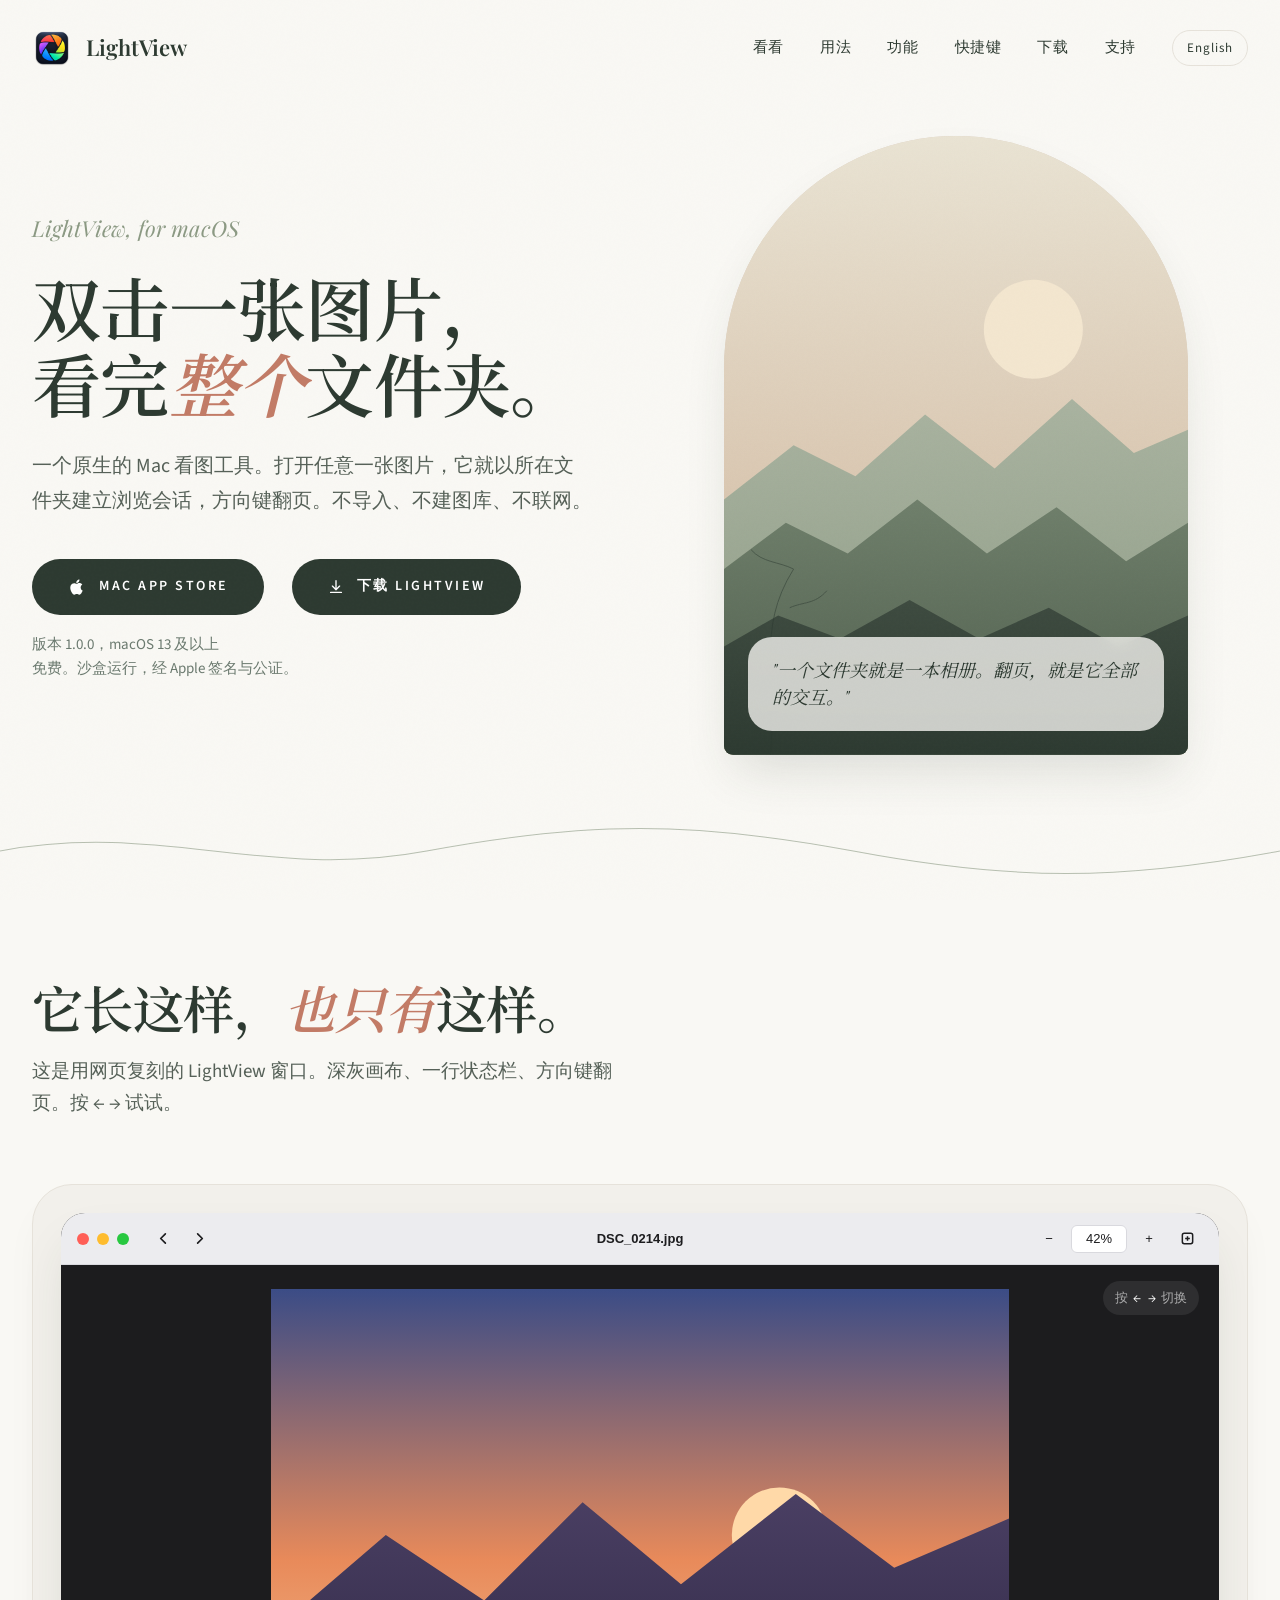
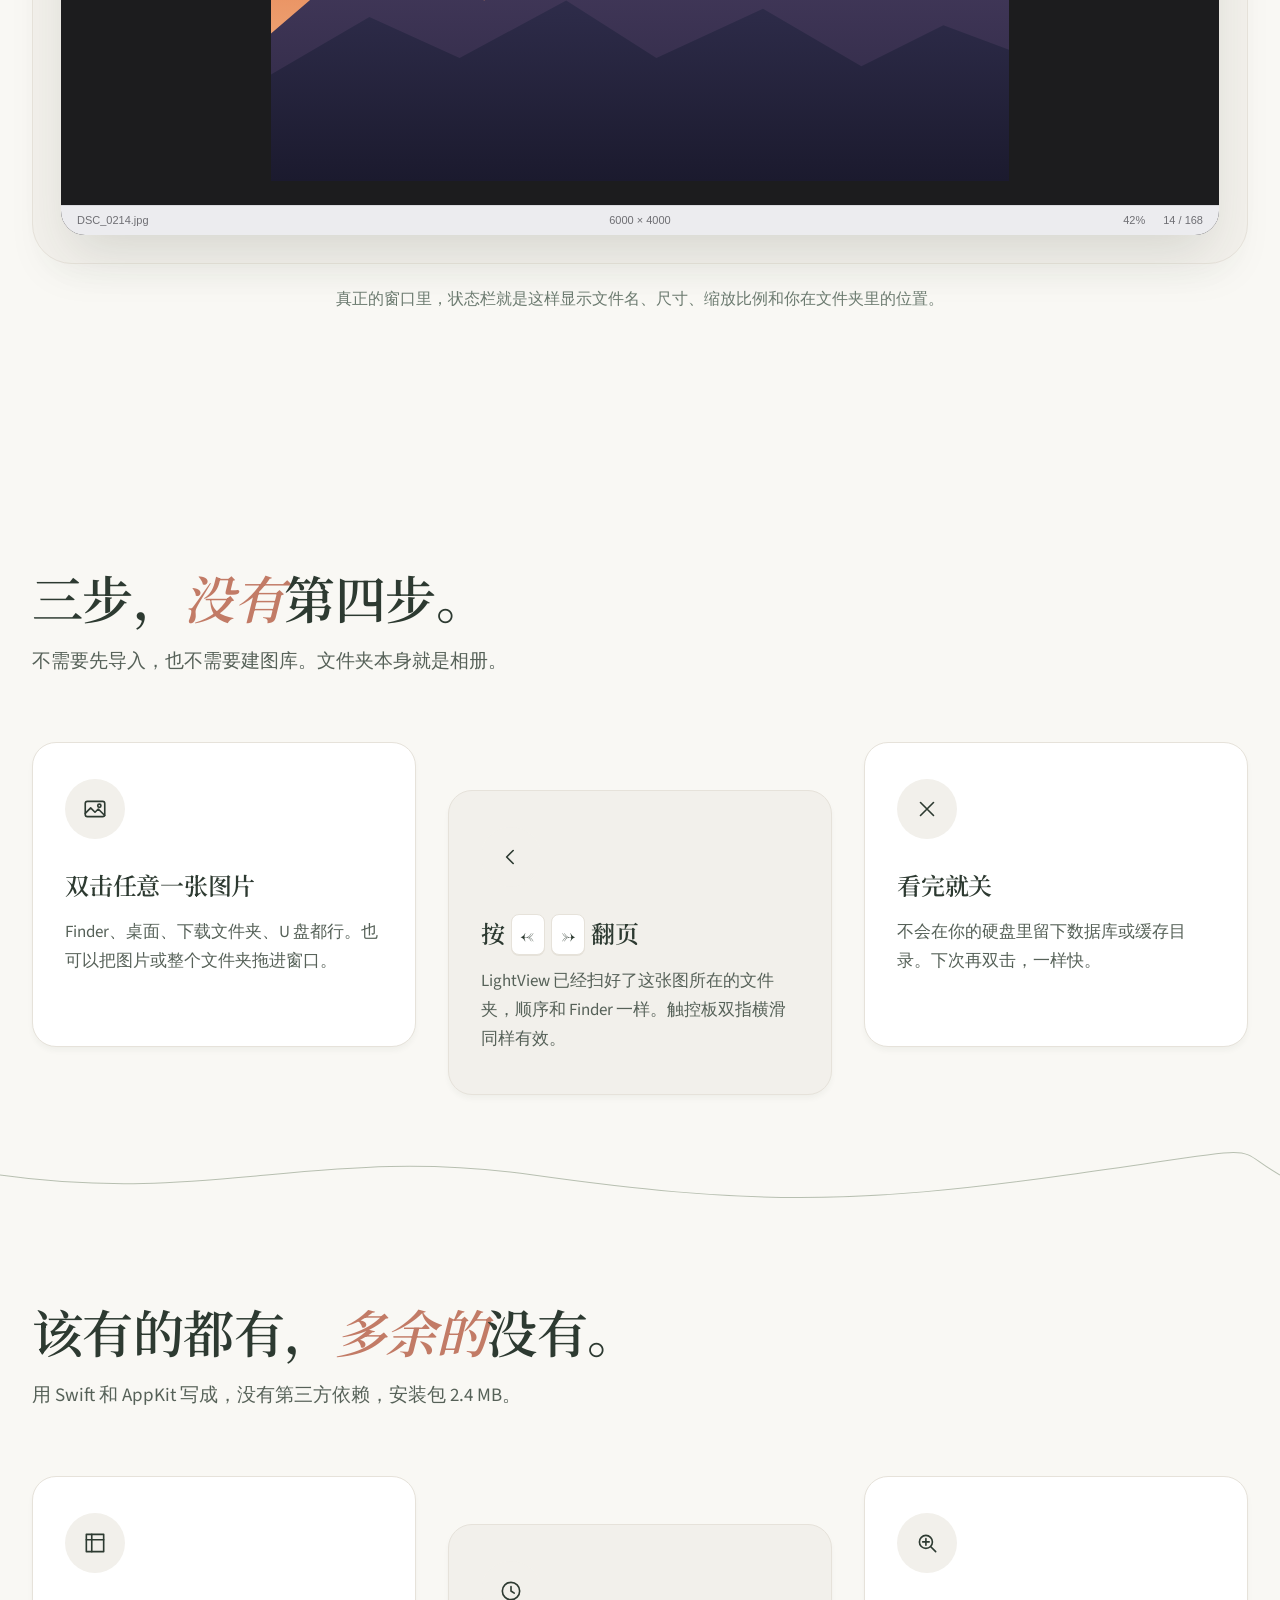
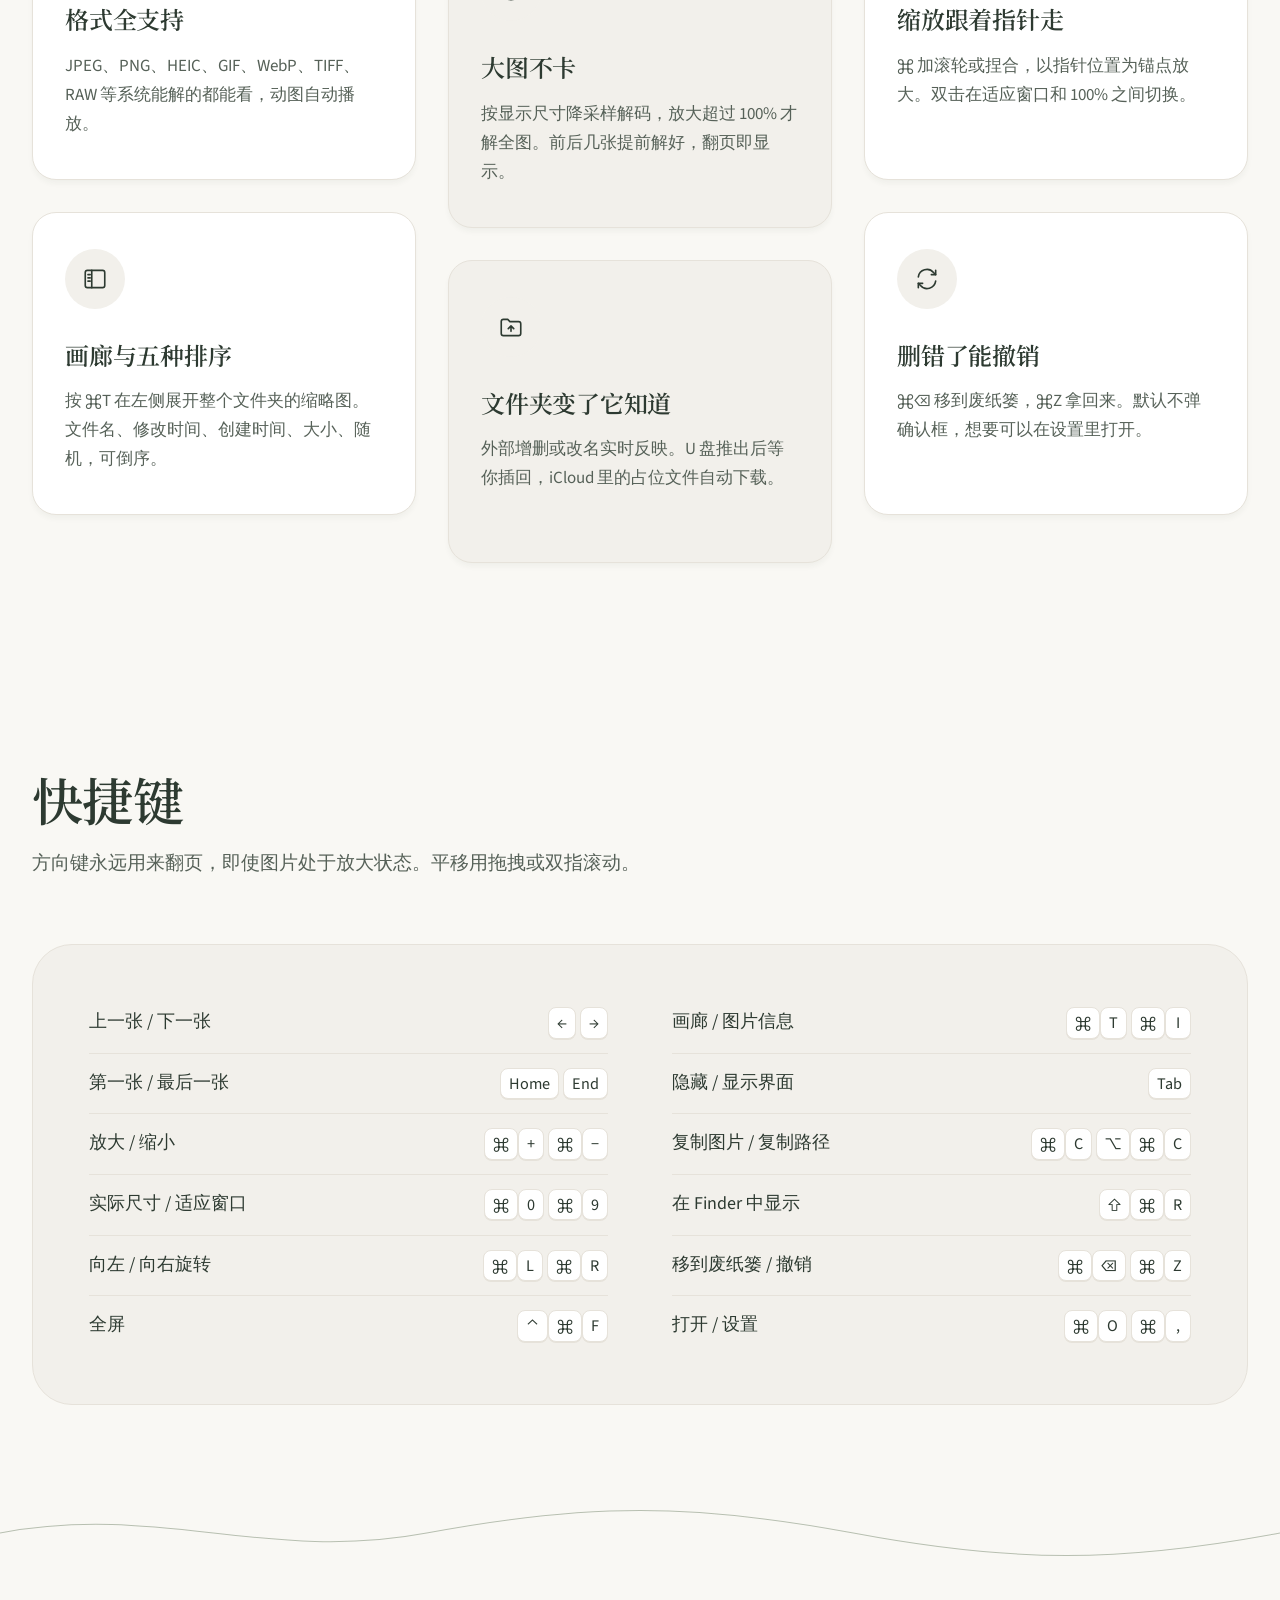
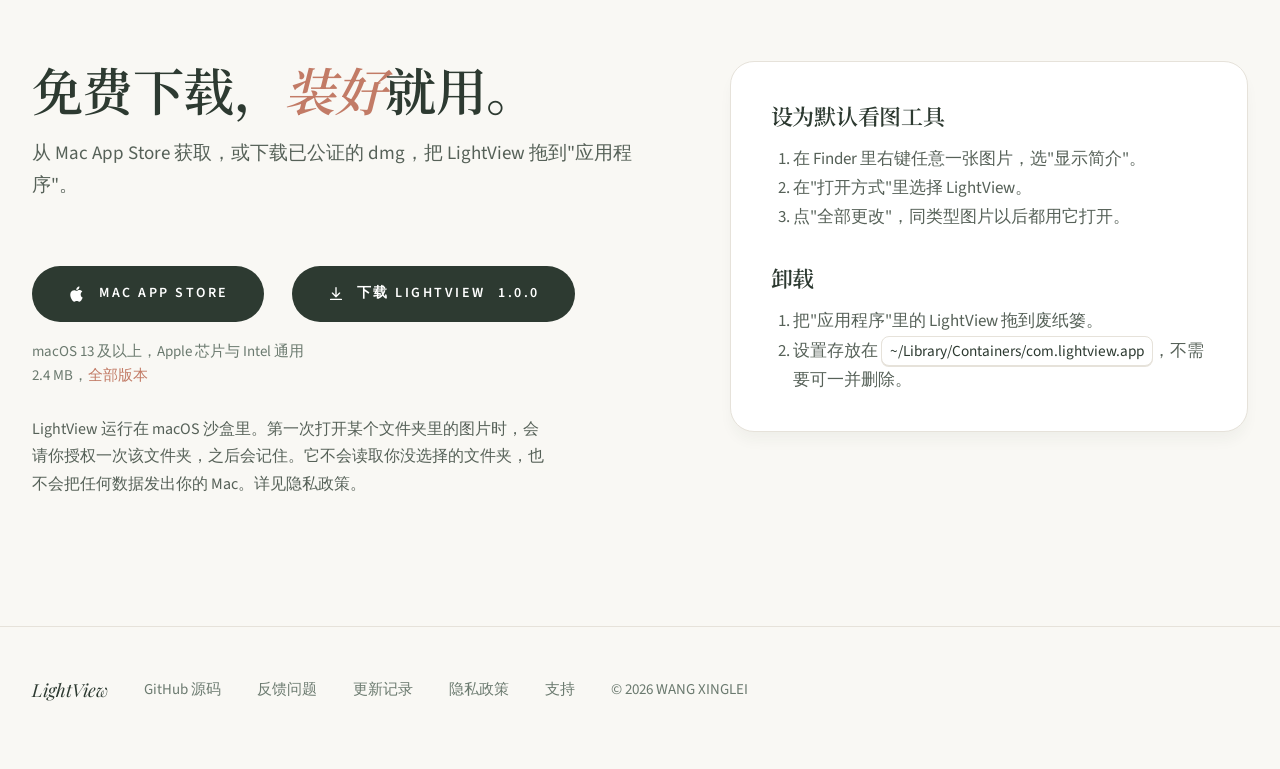
<file: zh/index.html>
<!doctype html>
<html lang="zh-CN">
<head>
<meta charset="utf-8">
<meta name="viewport" content="width=device-width, initial-scale=1">
<title>LightView — 轻量的 macOS 看图工具</title>
<meta name="description" content="双击一张图片，用方向键浏览整个文件夹。不导入、不建图库、不联网。macOS 13 及以上。">
<link rel="icon" href="/favicon.png">
<link rel="canonical" href="https://lightviewapp.vercel.app/zh/">
<link rel="alternate" hreflang="en" href="https://lightviewapp.vercel.app/">
<link rel="alternate" hreflang="zh-Hans" href="https://lightviewapp.vercel.app/zh/">
<meta property="og:title" content="LightView — 轻量的 macOS 看图工具">
<meta property="og:description" content="双击一张图片，用方向键浏览整个文件夹。不导入、不建图库、不联网。macOS 13 及以上。">
<meta property="og:image" content="https://lightviewapp.vercel.app/assets/icon.png">
<link rel="preconnect" href="https://fonts.googleapis.com">
<link rel="preconnect" href="https://fonts.gstatic.com" crossorigin>
<link href="https://fonts.googleapis.com/css2?family=Playfair+Display:ital,wght@0,600;0,700;1,600&family=Source+Sans+3:wght@400;500;600&family=Noto+Serif+SC:wght@600;700&display=swap" rel="stylesheet">
<link rel="stylesheet" href="/assets/style.css">
</head>
<body>
<div class="grain" aria-hidden="true"></div>

<header class="wrap top">
  <a class="brand" href="/zh/"><img src="/assets/icon.png" alt="" width="40" height="40">LightView</a>
  <nav aria-label="页面导航">
    <a href="/zh/#demo">看看</a>
    <a href="/zh/#how">用法</a>
    <a href="/zh/#features">功能</a>
    <a href="/zh/#keys">快捷键</a>
    <a href="/zh/#download">下载</a>
    <a href="/zh/support/">支持</a>
    <a class="lang" href="/" lang="en">English</a>
  </nav>
  <button class="menu-btn" type="button" id="menu-open" aria-label="打开菜单">
    <svg viewBox="0 0 24 24" fill="none" stroke="currentColor" stroke-width="1.5" stroke-linecap="round"><path d="M4 7h16M4 12h16M4 17h16"/></svg>
  </button>
</header>
<div class="overlay" id="overlay">
  <button class="menu-btn" type="button" id="menu-close" aria-label="关闭菜单">
    <svg viewBox="0 0 24 24" fill="none" stroke="currentColor" stroke-width="1.5" stroke-linecap="round"><path d="M6 6l12 12M18 6 6 18"/></svg>
  </button>
  <a href="/zh/#demo">看看</a><a href="/zh/#how">用法</a><a href="/zh/#features">功能</a><a href="/zh/#keys">快捷键</a><a href="/zh/#download">下载</a><a href="/zh/support/">支持</a><a href="/">English</a>
</div>

<main>
  <section class="wrap hero">
    <div>
      <p class="tag">LightView, <em>for</em> macOS</p>
      <h1>双击一张图片，<br>看完<em>整个</em>文件夹。</h1>
      <p class="lead">一个原生的 Mac 看图工具。打开任意一张图片，它就以所在文件夹建立浏览会话，方向键翻页。不导入、不建图库、不联网。</p>
      <div class="cta">
        <a class="btn store" href="https://apps.apple.com/app/lightviewimagine/id6824725999"><svg viewBox="0 0 24 24" fill="currentColor" aria-hidden="true"><path d="M16.37 12.6c0-2.3 1.9-3.4 2-3.5-1.1-1.6-2.8-1.8-3.4-1.8-1.4-.1-2.8.9-3.5.9s-1.8-.8-3-.8c-1.5 0-3 .9-3.8 2.3-1.6 2.8-.4 7 1.2 9.3.8 1.1 1.7 2.4 2.9 2.3 1.2 0 1.6-.8 3-.8s1.8.8 3 .7c1.3 0 2.1-1.1 2.8-2.3.9-1.3 1.3-2.6 1.3-2.6s-2.5-1-2.5-3.7zM14 5.9c.6-.8 1.1-1.9.9-3-.9.1-2.1.6-2.7 1.4-.6.7-1.1 1.8-1 2.9 1.1.1 2.1-.5 2.8-1.3z"/></svg> Mac App Store</a>
        <a class="btn dl" href="https://github.com/qinghuazs/LightView-web/releases/latest"><svg viewBox="0 0 20 20" fill="none" stroke="currentColor" stroke-width="1.5" stroke-linecap="round" stroke-linejoin="round" aria-hidden="true"><path d="M10 3v10M6 9l4 4 4-4M4 16h12"/></svg> 下载 LightView</a>
        <div class="meta">版本 <span class="ver">1.0.0</span>，macOS 13 及以上<br>免费。沙盒运行，经 Apple 签名与公证。</div>
      </div>
    </div>
    <div class="arch" aria-hidden="true">
            <svg viewBox="0 0 600 800" preserveAspectRatio="xMidYMid slice">
        <defs>
          <linearGradient id="hsky" x1="0" y1="0" x2="0" y2="1"><stop offset="0" stop-color="#E9E3D3"/><stop offset=".6" stop-color="#D9C6B0"/><stop offset="1" stop-color="#C9A88C"/></linearGradient>
          <linearGradient id="hfar" x1="0" y1="0" x2="0" y2="1"><stop offset="0" stop-color="#A9B3A0"/><stop offset="1" stop-color="#8C9A84"/></linearGradient>
          <linearGradient id="hmid" x1="0" y1="0" x2="0" y2="1"><stop offset="0" stop-color="#6F7F6B"/><stop offset="1" stop-color="#4E5D4C"/></linearGradient>
          <linearGradient id="hnear" x1="0" y1="0" x2="0" y2="1"><stop offset="0" stop-color="#3E4B40"/><stop offset="1" stop-color="#2D3A31"/></linearGradient>
        </defs>
        <rect width="600" height="800" fill="url(#hsky)"/>
        <circle cx="400" cy="250" r="64" fill="#F3E6CF"/>
        <path d="M0 470 L90 400 L170 440 L260 360 L350 430 L450 340 L530 410 L600 380 L600 800 L0 800Z" fill="url(#hfar)"/>
        <path d="M0 560 L80 500 L160 540 L250 470 L340 540 L430 480 L520 550 L600 500 L600 800 L0 800Z" fill="url(#hmid)"/>
        <path d="M0 660 L70 620 L150 650 L240 600 L330 650 L420 610 L510 660 L600 620 L600 800 L0 800Z" fill="url(#hnear)"/>
        <g stroke="#2D3A31" stroke-width="1.2" fill="none" opacity=".55">
          <path d="M60 800 C70 700 40 640 90 560"/><path d="M90 560 c-20 -10 -40 -8 -55 -25"/><path d="M85 610 c18 -8 32 -4 48 -22"/>
        </g>
      </svg>
      <div class="quote">"一个文件夹就是一本相册。翻页，就是它全部的交互。"</div>
    </div>
  </section>

  <svg class="vine" viewBox="0 0 1200 80" preserveAspectRatio="none" aria-hidden="true"><path d="M0 40 C150 10 250 70 400 40 S650 10 800 40 S1050 70 1200 40" fill="none" stroke="currentColor" stroke-width="1"/></svg>

  <section class="block" id="demo">
    <div class="wrap">
      <div class="reveal">
        <h2>它长这样，<em>也只有</em>这样。</h2>
        <p class="sub">这是用网页复刻的 LightView 窗口。深灰画布、一行状态栏、方向键翻页。按 ← → 试试。</p>
      </div>
      <div class="frame reveal">
        <div class="window" id="win" tabindex="0" aria-label="按 ← → 切换">
          <div class="titlebar">
            <div style="display:flex;align-items:center">
              <div class="lights" aria-hidden="true"><i></i><i></i><i></i></div>
              <div class="tb-left">
                <button type="button" id="prev" aria-label="上一张"><svg viewBox="0 0 16 16" fill="none" stroke="currentColor" stroke-width="1.8" stroke-linecap="round" stroke-linejoin="round"><path d="M10 3 5 8l5 5"/></svg></button>
                <button type="button" id="next" aria-label="下一张"><svg viewBox="0 0 16 16" fill="none" stroke="currentColor" stroke-width="1.8" stroke-linecap="round" stroke-linejoin="round"><path d="m6 3 5 5-5 5"/></svg></button>
              </div>
            </div>
            <div class="tb-title" id="title">DSC_0214.jpg</div>
            <div class="tb-tools" aria-hidden="true">
              <button type="button" tabindex="-1">−</button>
              <button type="button" class="zoom" tabindex="-1">42%</button>
              <button type="button" tabindex="-1">+</button>
              <button type="button" tabindex="-1"><svg viewBox="0 0 16 16" fill="none" stroke="currentColor" stroke-width="1.6"><rect x="2.5" y="2.5" width="11" height="11" rx="2"/><path d="M5.5 8h5M8 5.5v5"/></svg></button>
            </div>
          </div>
          <div class="canvas">
            <div class="hint">按 <kbd>←</kbd> <kbd>→</kbd> 切换</div>
            <svg class="photo on" viewBox="0 0 900 600" role="img" aria-label="山间日落">
              <defs>
                <linearGradient id="sky1" x1="0" y1="0" x2="0" y2="1"><stop offset="0" stop-color="#3B4C86"/><stop offset=".55" stop-color="#E88A5A"/><stop offset="1" stop-color="#F6C99A"/></linearGradient>
                <linearGradient id="m1" x1="0" y1="0" x2="0" y2="1"><stop offset="0" stop-color="#2E2C4A"/><stop offset="1" stop-color="#1B1A2E"/></linearGradient>
                <linearGradient id="m2" x1="0" y1="0" x2="0" y2="1"><stop offset="0" stop-color="#4A3F63"/><stop offset="1" stop-color="#2B2540"/></linearGradient>
              </defs>
              <rect width="900" height="600" fill="url(#sky1)"/>
              <circle cx="620" cy="300" r="58" fill="#FFD9A8"/>
              <path d="M0 420 L140 300 L260 380 L380 260 L500 360 L640 250 L760 340 L900 280 L900 600 L0 600Z" fill="url(#m2)"/>
              <path d="M0 470 L120 400 L230 450 L360 380 L470 450 L600 390 L720 460 L820 410 L900 440 L900 600 L0 600Z" fill="url(#m1)"/>
            </svg>
            <svg class="photo" viewBox="0 0 600 800" role="img" aria-label="海边">
              <defs>
                <linearGradient id="sky2" x1="0" y1="0" x2="0" y2="1"><stop offset="0" stop-color="#8FBBE8"/><stop offset="1" stop-color="#E9F1F7"/></linearGradient>
                <linearGradient id="sea2" x1="0" y1="0" x2="0" y2="1"><stop offset="0" stop-color="#2E6FA8"/><stop offset="1" stop-color="#1F4F7C"/></linearGradient>
              </defs>
              <rect width="600" height="800" fill="url(#sky2)"/>
              <rect y="430" width="600" height="370" fill="url(#sea2)"/>
              <path d="M0 470 Q75 455 150 470 T300 470 T450 470 T600 470 V485 Q525 500 450 485 T300 485 T150 485 T0 485Z" fill="#7FB6DC" opacity=".6"/>
              <path d="M0 800 L0 700 Q180 640 320 690 Q470 740 600 700 L600 800Z" fill="#E7D6B4"/>
              <circle cx="470" cy="150" r="34" fill="#FFF6DA"/>
            </svg>
            <svg class="photo" viewBox="0 0 900 600" role="img" aria-label="森林">
              <defs>
                <linearGradient id="sky3" x1="0" y1="0" x2="0" y2="1"><stop offset="0" stop-color="#D7E6D0"/><stop offset="1" stop-color="#9DBD97"/></linearGradient>
                <linearGradient id="t3" x1="0" y1="0" x2="0" y2="1"><stop offset="0" stop-color="#2F5D3A"/><stop offset="1" stop-color="#1B3A25"/></linearGradient>
              </defs>
              <rect width="900" height="600" fill="url(#sky3)"/>
              <g fill="url(#t3)">
                <path d="M80 600 L80 320 L40 330 L110 160 L180 330 L140 320 L140 600Z"/>
                <path d="M250 600 L250 280 L200 295 L290 90 L380 295 L330 280 L330 600Z"/>
                <path d="M470 600 L470 340 L430 350 L500 200 L570 350 L530 340 L530 600Z"/>
                <path d="M660 600 L660 260 L600 280 L700 60 L800 280 L740 260 L740 600Z"/>
                <path d="M850 600 L850 360 L820 370 L870 260 L920 370 L890 360 L890 600Z"/>
              </g>
              <rect y="520" width="900" height="80" fill="#294B33"/>
            </svg>
          </div>
          <div class="statusbar">
            <span id="s-name">DSC_0214.jpg</span>
            <span id="s-size">6000 × 4000</span>
            <span><em id="s-zoom">42%</em><em id="s-index">14 / 168</em></span>
          </div>
        </div>
      </div>
      <p class="demo-caption reveal">真正的窗口里，状态栏就是这样显示文件名、尺寸、缩放比例和你在文件夹里的位置。</p>
    </div>
  </section>

  <section class="block" id="how">
    <div class="wrap">
      <div class="reveal">
        <h2>三步，<em>没有</em>第四步。</h2>
        <p class="sub">不需要先导入，也不需要建图库。文件夹本身就是相册。</p>
      </div>
      <div class="cards">
        <div class="card reveal">
          <div class="icon"><svg viewBox="0 0 24 24"><rect x="3" y="5" width="18" height="14" rx="2"/><path d="m3 16 5-5 4 4 3-3 6 6"/><circle cx="16" cy="9" r="1.5"/></svg></div>
          <h3>双击任意一张图片</h3>
          <p>Finder、桌面、下载文件夹、U 盘都行。也可以把图片或整个文件夹拖进窗口。</p>
        </div>
        <div class="card reveal clay">
          <div class="icon"><svg viewBox="0 0 24 24"><path d="M14 6l-6 6 6 6"/></svg></div>
          <h3>按 <kbd>←</kbd> <kbd>→</kbd> 翻页</h3>
          <p>LightView 已经扫好了这张图所在的文件夹，顺序和 Finder 一样。触控板双指横滑同样有效。</p>
        </div>
        <div class="card reveal">
          <div class="icon"><svg viewBox="0 0 24 24"><path d="M6 6l12 12M18 6 6 18"/></svg></div>
          <h3>看完就关</h3>
          <p>不会在你的硬盘里留下数据库或缓存目录。下次再双击，一样快。</p>
        </div>
      </div>
    </div>
  </section>

  <svg class="vine" viewBox="0 0 1200 80" preserveAspectRatio="none" aria-hidden="true"><path d="M0 40 C200 70 300 10 500 40 S800 70 1000 40 S1150 10 1200 40" fill="none" stroke="currentColor" stroke-width="1"/></svg>

  <section class="block" id="features">
    <div class="wrap">
      <div class="reveal">
        <h2>该有的都有，<em>多余的</em>没有。</h2>
        <p class="sub">用 Swift 和 AppKit 写成，没有第三方依赖，安装包 2.4 MB。</p>
      </div>
      <div class="cards six">
        <div class="card reveal">
          <div class="icon"><svg viewBox="0 0 24 24"><path d="M4 4h16v16H4z"/><path d="M4 9h16M9 4v16"/></svg></div>
          <h3>格式全支持</h3>
          <p>JPEG、PNG、HEIC、GIF、WebP、TIFF、RAW 等系统能解的都能看，动图自动播放。</p>
        </div>
        <div class="card reveal clay">
          <div class="icon"><svg viewBox="0 0 24 24"><circle cx="12" cy="12" r="8"/><path d="M12 8v4l3 2"/></svg></div>
          <h3>大图不卡</h3>
          <p>按显示尺寸降采样解码，放大超过 100% 才解全图。前后几张提前解好，翻页即显示。</p>
        </div>
        <div class="card reveal">
          <div class="icon"><svg viewBox="0 0 24 24"><circle cx="11" cy="11" r="6"/><path d="m20 20-4.5-4.5M11 8v6M8 11h6"/></svg></div>
          <h3>缩放跟着指针走</h3>
          <p>⌘ 加滚轮或捏合，以指针位置为锚点放大。双击在适应窗口和 100% 之间切换。</p>
        </div>
        <div class="card reveal">
          <div class="icon"><svg viewBox="0 0 24 24"><rect x="3" y="4" width="18" height="16" rx="2"/><path d="M9 4v16M5.5 8h2M5.5 11h2M5.5 14h2"/></svg></div>
          <h3>画廊与五种排序</h3>
          <p>按 ⌘T 在左侧展开整个文件夹的缩略图。文件名、修改时间、创建时间、大小、随机，可倒序。</p>
        </div>
        <div class="card reveal clay">
          <div class="icon"><svg viewBox="0 0 24 24"><path d="M3 7a2 2 0 0 1 2-2h4l2 2h8a2 2 0 0 1 2 2v9a2 2 0 0 1-2 2H5a2 2 0 0 1-2-2z"/><path d="M12 11v5M9.5 13.5 12 11l2.5 2.5"/></svg></div>
          <h3>文件夹变了它知道</h3>
          <p>外部增删或改名实时反映。U 盘推出后等你插回，iCloud 里的占位文件自动下载。</p>
        </div>
        <div class="card reveal">
          <div class="icon"><svg viewBox="0 0 24 24"><path d="M4 10a8 8 0 0 1 14-4l2 2"/><path d="M20 4v4h-4"/><path d="M20 14a8 8 0 0 1-14 4l-2-2"/><path d="M4 20v-4h4"/></svg></div>
          <h3>删错了能撤销</h3>
          <p>⌘⌫ 移到废纸篓，⌘Z 拿回来。默认不弹确认框，想要可以在设置里打开。</p>
        </div>
      </div>
    </div>
  </section>

  <section class="block" id="keys">
    <div class="wrap">
      <div class="reveal">
        <h2>快捷键</h2>
        <p class="sub">方向键永远用来翻页，即使图片处于放大状态。平移用拖拽或双指滚动。</p>
      </div>
      <div class="keys reveal">
        <table>
          <tr><td>上一张 / 下一张</td><td><kbd>←</kbd> <kbd>→</kbd></td></tr>
          <tr><td>第一张 / 最后一张</td><td><kbd>Home</kbd> <kbd>End</kbd></td></tr>
          <tr><td>放大 / 缩小</td><td><kbd>⌘</kbd><kbd>+</kbd> <kbd>⌘</kbd><kbd>−</kbd></td></tr>
          <tr><td>实际尺寸 / 适应窗口</td><td><kbd>⌘</kbd><kbd>0</kbd> <kbd>⌘</kbd><kbd>9</kbd></td></tr>
          <tr><td>向左 / 向右旋转</td><td><kbd>⌘</kbd><kbd>L</kbd> <kbd>⌘</kbd><kbd>R</kbd></td></tr>
          <tr><td>全屏</td><td><kbd>⌃</kbd><kbd>⌘</kbd><kbd>F</kbd></td></tr>
        </table>
        <table>
          <tr><td>画廊 / 图片信息</td><td><kbd>⌘</kbd><kbd>T</kbd> <kbd>⌘</kbd><kbd>I</kbd></td></tr>
          <tr><td>隐藏 / 显示界面</td><td><kbd>Tab</kbd></td></tr>
          <tr><td>复制图片 / 复制路径</td><td><kbd>⌘</kbd><kbd>C</kbd> <kbd>⌥</kbd><kbd>⌘</kbd><kbd>C</kbd></td></tr>
          <tr><td>在 Finder 中显示</td><td><kbd>⇧</kbd><kbd>⌘</kbd><kbd>R</kbd></td></tr>
          <tr><td>移到废纸篓 / 撤销</td><td><kbd>⌘</kbd><kbd>⌫</kbd> <kbd>⌘</kbd><kbd>Z</kbd></td></tr>
          <tr><td>打开 / 设置</td><td><kbd>⌘</kbd><kbd>O</kbd> <kbd>⌘</kbd><kbd>,</kbd></td></tr>
        </table>
      </div>
    </div>
  </section>

  <svg class="vine" viewBox="0 0 1200 80" preserveAspectRatio="none" aria-hidden="true"><path d="M0 40 C150 10 250 70 400 40 S650 10 800 40 S1050 70 1200 40" fill="none" stroke="currentColor" stroke-width="1"/></svg>

  <section class="block" id="download">
    <div class="wrap download">
      <div class="reveal">
        <h2>免费下载，<em>装好</em>就用。</h2>
        <p class="sub">从 Mac App Store 获取，或下载已公证的 dmg，把 LightView 拖到"应用程序"。</p>
        <div class="cta">
          <a class="btn store" href="https://apps.apple.com/app/lightviewimagine/id6824725999"><svg viewBox="0 0 24 24" fill="currentColor" aria-hidden="true"><path d="M16.37 12.6c0-2.3 1.9-3.4 2-3.5-1.1-1.6-2.8-1.8-3.4-1.8-1.4-.1-2.8.9-3.5.9s-1.8-.8-3-.8c-1.5 0-3 .9-3.8 2.3-1.6 2.8-.4 7 1.2 9.3.8 1.1 1.7 2.4 2.9 2.3 1.2 0 1.6-.8 3-.8s1.8.8 3 .7c1.3 0 2.1-1.1 2.8-2.3.9-1.3 1.3-2.6 1.3-2.6s-2.5-1-2.5-3.7zM14 5.9c.6-.8 1.1-1.9.9-3-.9.1-2.1.6-2.7 1.4-.6.7-1.1 1.8-1 2.9 1.1.1 2.1-.5 2.8-1.3z"/></svg> Mac App Store</a>
          <a class="btn dl" href="https://github.com/qinghuazs/LightView-web/releases/latest"><svg viewBox="0 0 20 20" fill="none" stroke="currentColor" stroke-width="1.5" stroke-linecap="round" stroke-linejoin="round" aria-hidden="true"><path d="M10 3v10M6 9l4 4 4-4M4 16h12"/></svg> 下载 LightView <span class="ver">1.0.0</span></a>
          <div class="meta">macOS 13 及以上，Apple 芯片与 Intel 通用<br><span id="dl-size">2.4 MB</span>，<a href="https://github.com/qinghuazs/LightView-web/releases">全部版本</a></div>
        </div>
        <p class="note">LightView 运行在 macOS 沙盒里。第一次打开某个文件夹里的图片时，会请你授权一次该文件夹，之后会记住。它不会读取你没选择的文件夹，也不会把任何数据发出你的 Mac。详见<a href="/zh/privacy/">隐私政策</a>。</p>
      </div>
      <div class="how reveal">
        <h3>设为默认看图工具</h3>
        <ol>
          <li>在 Finder 里右键任意一张图片，选"显示简介"。</li>
          <li>在"打开方式"里选择 LightView。</li>
          <li>点"全部更改"，同类型图片以后都用它打开。</li>
        </ol>
        <h3>卸载</h3>
        <ol>
          <li>把"应用程序"里的 LightView 拖到废纸篓。</li>
          <li>设置存放在 <kbd>~/Library/Containers/com.lightview.app</kbd>，不需要可一并删除。</li>
        </ol>
      </div>
    </div>
  </section>
</main>

<footer>
  <div class="wrap row">
    <span>LightView</span>
    <a href="https://github.com/qinghuazs/LightView-web">GitHub 源码</a>
    <a href="https://github.com/qinghuazs/LightView-web/issues">反馈问题</a>
    <a href="https://github.com/qinghuazs/LightView-web/releases">更新记录</a>
    <a href="/zh/privacy/">隐私政策</a>
    <a href="/zh/support/">支持</a>
    <span>© 2026 WANG XINGLEI</span>
  </div>
</footer>

<script src="/assets/site.js"></script>
</body>
</html>
</file>
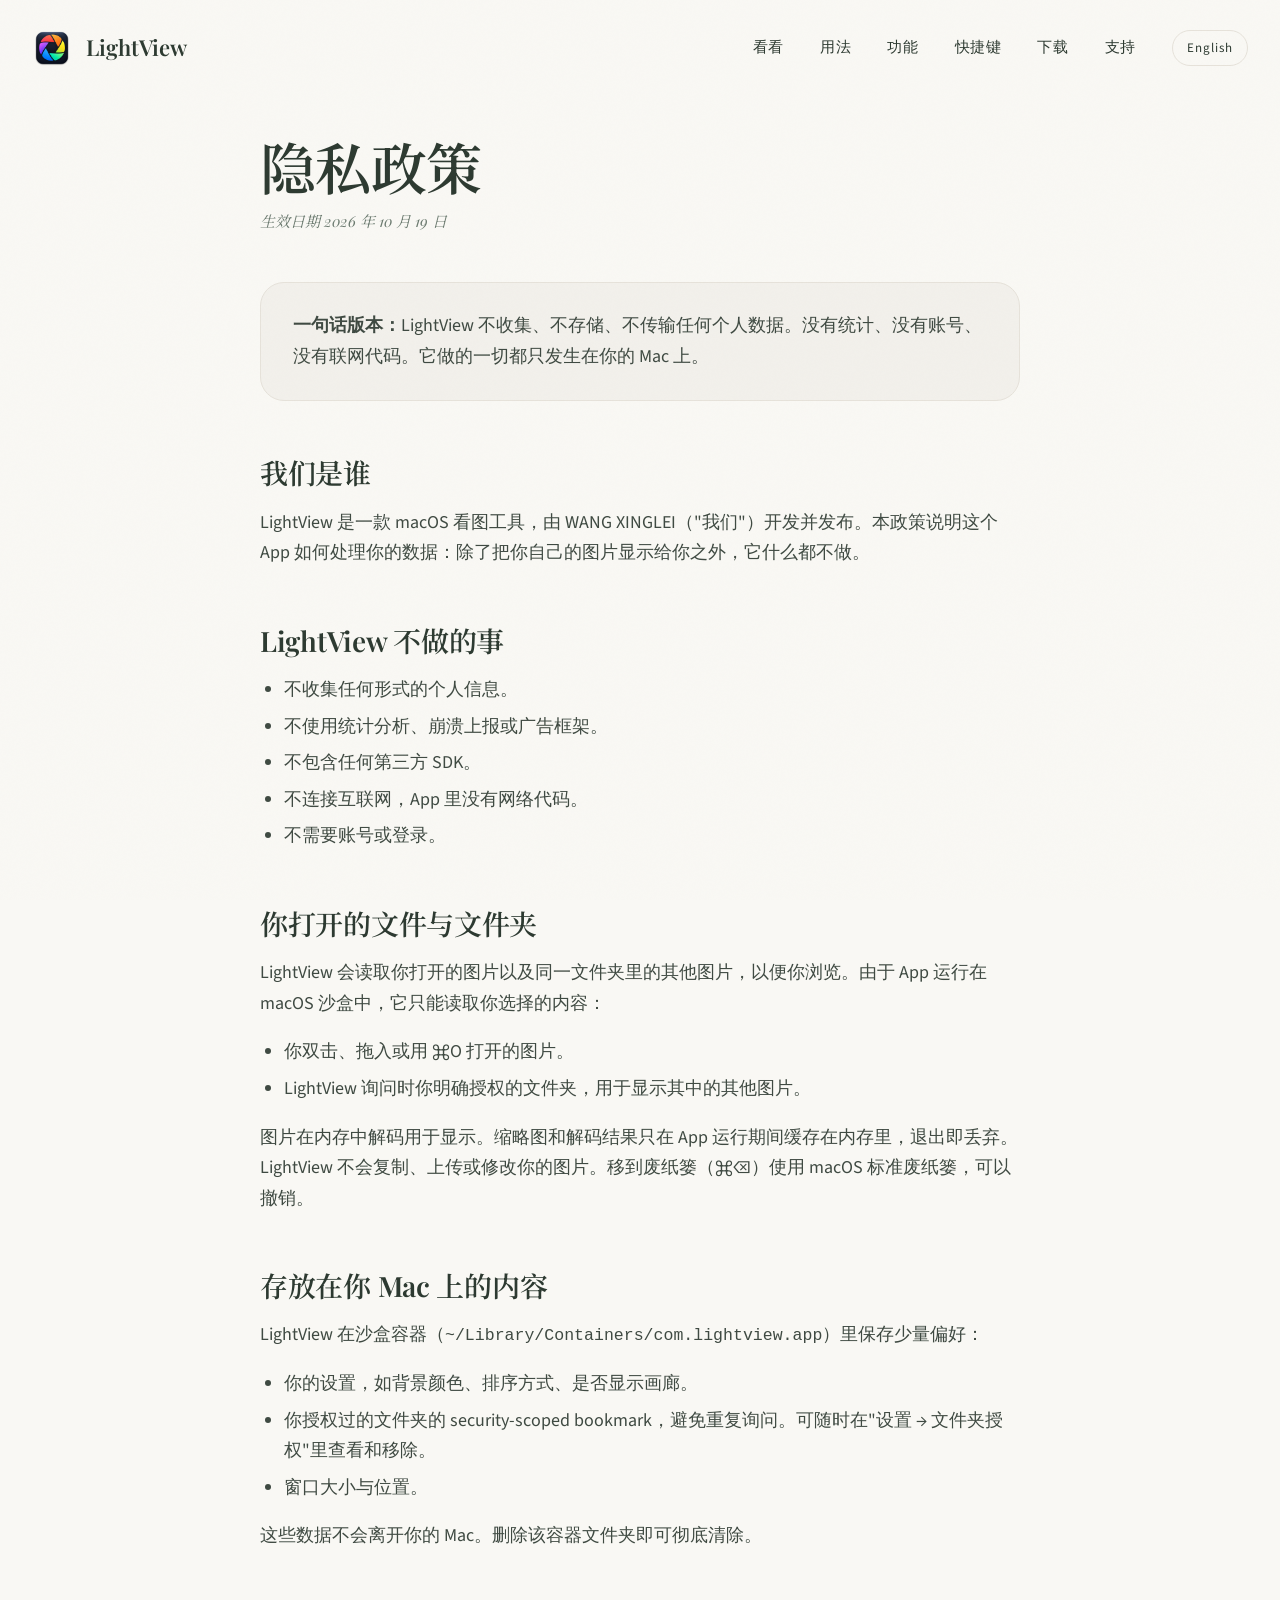
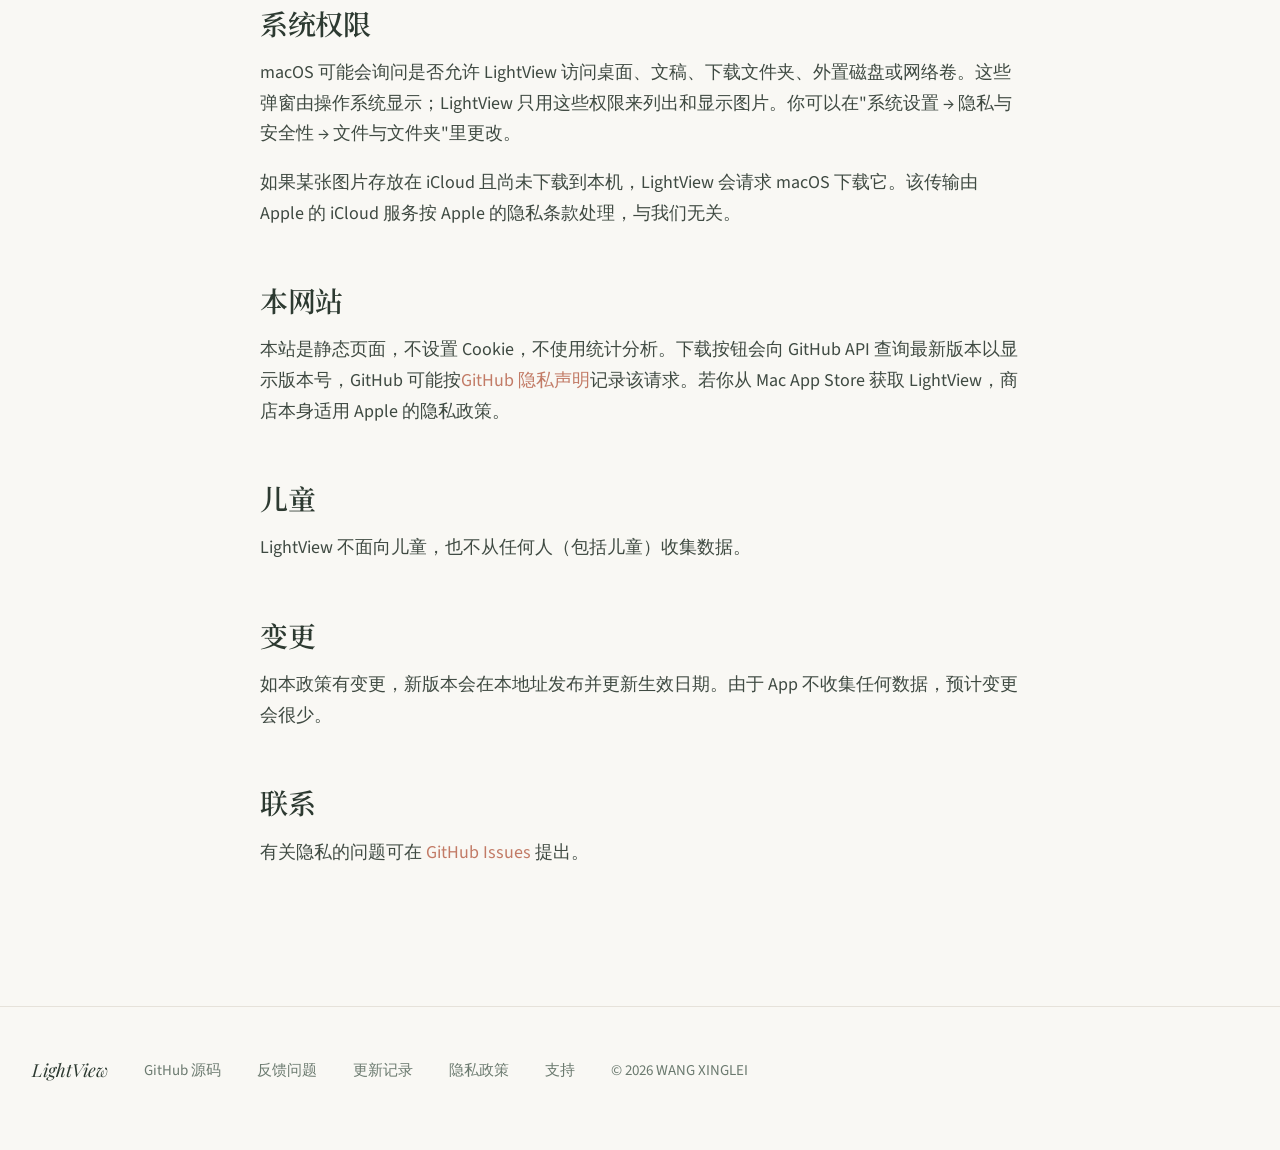
<file: zh/privacy/index.html>
<!doctype html>
<html lang="zh-CN">
<head>
<meta charset="utf-8">
<meta name="viewport" content="width=device-width, initial-scale=1">
<title>隐私政策 — LightView</title>
<meta name="description" content="LightView 不收集、不存储、不传输任何个人数据。">
<link rel="icon" href="/favicon.png">
<link rel="canonical" href="https://lightviewapp.vercel.app/zh/privacy/">
<link rel="alternate" hreflang="en" href="https://lightviewapp.vercel.app/privacy/">
<link rel="alternate" hreflang="zh-Hans" href="https://lightviewapp.vercel.app/zh/privacy/">
<meta property="og:title" content="隐私政策 — LightView">
<meta property="og:description" content="LightView 不收集、不存储、不传输任何个人数据。">
<meta property="og:image" content="https://lightviewapp.vercel.app/assets/icon.png">
<link rel="preconnect" href="https://fonts.googleapis.com">
<link rel="preconnect" href="https://fonts.gstatic.com" crossorigin>
<link href="https://fonts.googleapis.com/css2?family=Playfair+Display:ital,wght@0,600;0,700;1,600&family=Source+Sans+3:wght@400;500;600&family=Noto+Serif+SC:wght@600;700&display=swap" rel="stylesheet">
<link rel="stylesheet" href="/assets/style.css">
</head>
<body>
<div class="grain" aria-hidden="true"></div>

<header class="wrap top">
  <a class="brand" href="/zh/"><img src="/assets/icon.png" alt="" width="40" height="40">LightView</a>
  <nav aria-label="页面导航">
    <a href="/zh/#demo">看看</a>
    <a href="/zh/#how">用法</a>
    <a href="/zh/#features">功能</a>
    <a href="/zh/#keys">快捷键</a>
    <a href="/zh/#download">下载</a>
    <a href="/zh/support/">支持</a>
    <a class="lang" href="/" lang="en">English</a>
  </nav>
  <button class="menu-btn" type="button" id="menu-open" aria-label="打开菜单">
    <svg viewBox="0 0 24 24" fill="none" stroke="currentColor" stroke-width="1.5" stroke-linecap="round"><path d="M4 7h16M4 12h16M4 17h16"/></svg>
  </button>
</header>
<div class="overlay" id="overlay">
  <button class="menu-btn" type="button" id="menu-close" aria-label="关闭菜单">
    <svg viewBox="0 0 24 24" fill="none" stroke="currentColor" stroke-width="1.5" stroke-linecap="round"><path d="M6 6l12 12M18 6 6 18"/></svg>
  </button>
  <a href="/zh/#demo">看看</a><a href="/zh/#how">用法</a><a href="/zh/#features">功能</a><a href="/zh/#keys">快捷键</a><a href="/zh/#download">下载</a><a href="/zh/support/">支持</a><a href="/">English</a>
</div>

<main>
  <article class="wrap article">
    <h1>隐私政策</h1>
    <p class="date">生效日期 2026 年 10 月 19 日</p>
    <div class="summary"><p><strong>一句话版本：</strong>LightView 不收集、不存储、不传输任何个人数据。没有统计、没有账号、没有联网代码。它做的一切都只发生在你的 Mac 上。</p></div>

    <h2>我们是谁</h2>
    <p>LightView 是一款 macOS 看图工具，由 WANG XINGLEI（"我们"）开发并发布。本政策说明这个 App 如何处理你的数据：除了把你自己的图片显示给你之外，它什么都不做。</p>

    <h2>LightView 不做的事</h2>
    <ul>
      <li>不收集任何形式的个人信息。</li>
      <li>不使用统计分析、崩溃上报或广告框架。</li>
      <li>不包含任何第三方 SDK。</li>
      <li>不连接互联网，App 里没有网络代码。</li>
      <li>不需要账号或登录。</li>
    </ul>

    <h2>你打开的文件与文件夹</h2>
    <p>LightView 会读取你打开的图片以及同一文件夹里的其他图片，以便你浏览。由于 App 运行在 macOS 沙盒中，它只能读取你选择的内容：</p>
    <ul>
      <li>你双击、拖入或用 ⌘O 打开的图片。</li>
      <li>LightView 询问时你明确授权的文件夹，用于显示其中的其他图片。</li>
    </ul>
    <p>图片在内存中解码用于显示。缩略图和解码结果只在 App 运行期间缓存在内存里，退出即丢弃。LightView 不会复制、上传或修改你的图片。移到废纸篓（⌘⌫）使用 macOS 标准废纸篓，可以撤销。</p>

    <h2>存放在你 Mac 上的内容</h2>
    <p>LightView 在沙盒容器（<code>~/Library/Containers/com.lightview.app</code>）里保存少量偏好：</p>
    <ul>
      <li>你的设置，如背景颜色、排序方式、是否显示画廊。</li>
      <li>你授权过的文件夹的 security-scoped bookmark，避免重复询问。可随时在"设置 → 文件夹授权"里查看和移除。</li>
      <li>窗口大小与位置。</li>
    </ul>
    <p>这些数据不会离开你的 Mac。删除该容器文件夹即可彻底清除。</p>

    <h2>系统权限</h2>
    <p>macOS 可能会询问是否允许 LightView 访问桌面、文稿、下载文件夹、外置磁盘或网络卷。这些弹窗由操作系统显示；LightView 只用这些权限来列出和显示图片。你可以在"系统设置 → 隐私与安全性 → 文件与文件夹"里更改。</p>
    <p>如果某张图片存放在 iCloud 且尚未下载到本机，LightView 会请求 macOS 下载它。该传输由 Apple 的 iCloud 服务按 Apple 的隐私条款处理，与我们无关。</p>

    <h2>本网站</h2>
    <p>本站是静态页面，不设置 Cookie，不使用统计分析。下载按钮会向 GitHub API 查询最新版本以显示版本号，GitHub 可能按<a href="https://docs.github.com/zh/site-policy/privacy-policies/github-general-privacy-statement">GitHub 隐私声明</a>记录该请求。若你从 Mac App Store 获取 LightView，商店本身适用 Apple 的隐私政策。</p>

    <h2>儿童</h2>
    <p>LightView 不面向儿童，也不从任何人（包括儿童）收集数据。</p>

    <h2>变更</h2>
    <p>如本政策有变更，新版本会在本地址发布并更新生效日期。由于 App 不收集任何数据，预计变更会很少。</p>

    <h2>联系</h2>
    <p>有关隐私的问题可在 <a href="https://github.com/qinghuazs/LightView-web/issues">GitHub Issues</a> 提出。</p>
  </article>
</main>

<footer>
  <div class="wrap row">
    <span>LightView</span>
    <a href="https://github.com/qinghuazs/LightView-web">GitHub 源码</a>
    <a href="https://github.com/qinghuazs/LightView-web/issues">反馈问题</a>
    <a href="https://github.com/qinghuazs/LightView-web/releases">更新记录</a>
    <a href="/zh/privacy/">隐私政策</a>
    <a href="/zh/support/">支持</a>
    <span>© 2026 WANG XINGLEI</span>
  </div>
</footer>

<script src="/assets/site.js"></script>
</body>
</html>
</file>
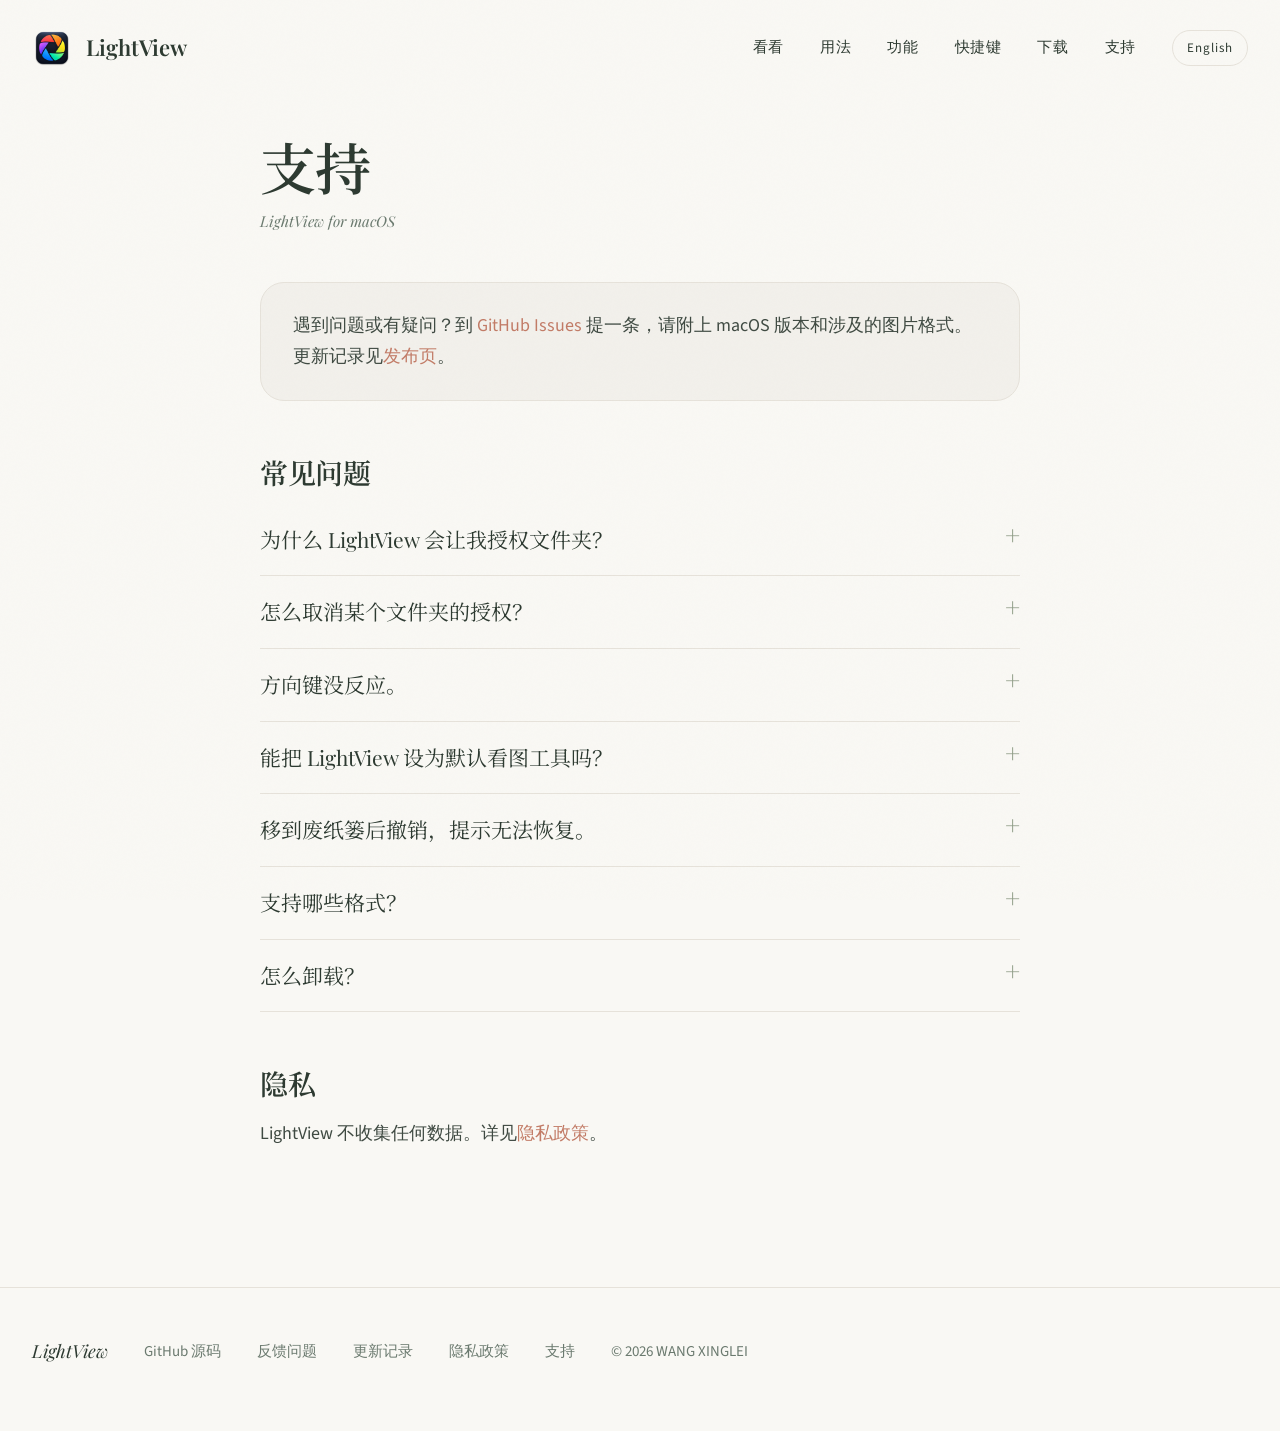
<file: zh/support/index.html>
<!doctype html>
<html lang="zh-CN">
<head>
<meta charset="utf-8">
<meta name="viewport" content="width=device-width, initial-scale=1">
<title>支持 — LightView</title>
<meta name="description" content="LightView for macOS 的常见问题与反馈方式。">
<link rel="icon" href="/favicon.png">
<link rel="canonical" href="https://lightviewapp.vercel.app/zh/support/">
<link rel="alternate" hreflang="en" href="https://lightviewapp.vercel.app/support/">
<link rel="alternate" hreflang="zh-Hans" href="https://lightviewapp.vercel.app/zh/support/">
<meta property="og:title" content="支持 — LightView">
<meta property="og:description" content="LightView for macOS 的常见问题与反馈方式。">
<meta property="og:image" content="https://lightviewapp.vercel.app/assets/icon.png">
<link rel="preconnect" href="https://fonts.googleapis.com">
<link rel="preconnect" href="https://fonts.gstatic.com" crossorigin>
<link href="https://fonts.googleapis.com/css2?family=Playfair+Display:ital,wght@0,600;0,700;1,600&family=Source+Sans+3:wght@400;500;600&family=Noto+Serif+SC:wght@600;700&display=swap" rel="stylesheet">
<link rel="stylesheet" href="/assets/style.css">
</head>
<body>
<div class="grain" aria-hidden="true"></div>

<header class="wrap top">
  <a class="brand" href="/zh/"><img src="/assets/icon.png" alt="" width="40" height="40">LightView</a>
  <nav aria-label="页面导航">
    <a href="/zh/#demo">看看</a>
    <a href="/zh/#how">用法</a>
    <a href="/zh/#features">功能</a>
    <a href="/zh/#keys">快捷键</a>
    <a href="/zh/#download">下载</a>
    <a href="/zh/support/">支持</a>
    <a class="lang" href="/" lang="en">English</a>
  </nav>
  <button class="menu-btn" type="button" id="menu-open" aria-label="打开菜单">
    <svg viewBox="0 0 24 24" fill="none" stroke="currentColor" stroke-width="1.5" stroke-linecap="round"><path d="M4 7h16M4 12h16M4 17h16"/></svg>
  </button>
</header>
<div class="overlay" id="overlay">
  <button class="menu-btn" type="button" id="menu-close" aria-label="关闭菜单">
    <svg viewBox="0 0 24 24" fill="none" stroke="currentColor" stroke-width="1.5" stroke-linecap="round"><path d="M6 6l12 12M18 6 6 18"/></svg>
  </button>
  <a href="/zh/#demo">看看</a><a href="/zh/#how">用法</a><a href="/zh/#features">功能</a><a href="/zh/#keys">快捷键</a><a href="/zh/#download">下载</a><a href="/zh/support/">支持</a><a href="/">English</a>
</div>

<main>
  <article class="wrap article">
    <h1>支持</h1>
    <p class="date">LightView for macOS</p>
    <div class="summary"><p>遇到问题或有疑问？到 <a href="https://github.com/qinghuazs/LightView-web/issues">GitHub Issues</a> 提一条，请附上 macOS 版本和涉及的图片格式。更新记录见<a href="https://github.com/qinghuazs/LightView-web/releases">发布页</a>。</p></div>

    <h2>常见问题</h2>
    <div class="faq">
      <details>
        <summary>为什么 LightView 会让我授权文件夹？</summary>
        <p>LightView 运行在 macOS 沙盒里，双击一张图片只能拿到那一个文件。要浏览文件夹里的其他图片，需要你授权一次。点"授权文件夹"，在已定位好的文件夹上确认即可，之后会记住。授权上级文件夹会覆盖其中全部内容。</p>
      </details>
      <details>
        <summary>怎么取消某个文件夹的授权？</summary>
        <p>打开设置（⌘,），在"文件夹授权"里选中那个文件夹点"移除"。下次再打开其中的图片会重新询问。</p>
      </details>
      <details>
        <summary>方向键没反应。</summary>
        <p>确认图片窗口在最前，且没有文本框处于编辑状态。如果状态栏显示"文件夹不可用"，说明磁盘或文件夹暂时不在了，恢复后会自动继续。</p>
      </details>
      <details>
        <summary>能把 LightView 设为默认看图工具吗？</summary>
        <p>可以。在 Finder 里右键图片，选"显示简介"，在"打开方式"里选 LightView，再点"全部更改"。</p>
      </details>
      <details>
        <summary>移到废纸篓后撤销，提示无法恢复。</summary>
        <p>沙盒应用无法访问废纸篓。请在 Finder 里打开废纸篓，右键该文件选"放回原处"。</p>
      </details>
      <details>
        <summary>支持哪些格式？</summary>
        <p>macOS 自身能解码的都支持：JPEG、PNG、HEIC/HEIF、GIF、WebP、TIFF、BMP、大部分相机 RAW 等。GIF、APNG、WebP 动图自动播放。</p>
      </details>
      <details>
        <summary>怎么卸载？</summary>
        <p>把"应用程序"里的 LightView 拖到废纸篓。要一并清除设置，删除 <kbd>~/Library/Containers/com.lightview.app</kbd>。</p>
      </details>
    </div>

    <h2>隐私</h2>
    <p>LightView 不收集任何数据。详见<a href="/zh/privacy/">隐私政策</a>。</p>
  </article>
</main>

<footer>
  <div class="wrap row">
    <span>LightView</span>
    <a href="https://github.com/qinghuazs/LightView-web">GitHub 源码</a>
    <a href="https://github.com/qinghuazs/LightView-web/issues">反馈问题</a>
    <a href="https://github.com/qinghuazs/LightView-web/releases">更新记录</a>
    <a href="/zh/privacy/">隐私政策</a>
    <a href="/zh/support/">支持</a>
    <span>© 2026 WANG XINGLEI</span>
  </div>
</footer>

<script src="/assets/site.js"></script>
</body>
</html>
</file>
<file: assets/style.css>
:root {
    --paper: #F9F8F4;
    --forest: #2D3A31;
    --sage: #8C9A84;
    --clay: #DCCFC2;
    --clay-soft: #F2F0EB;
    --stone: #E6E2DA;
    --terracotta: #C27B66;
    --canvas: #1C1C1E;
    --max-article: 760px;
    --serif: "Playfair Display", "Noto Serif SC", "Songti SC", "STSong", serif;
    --sans: "Source Sans 3", -apple-system, BlinkMacSystemFont, "PingFang SC", "Hiragino Sans GB", "Microsoft YaHei", sans-serif;
    --shadow-sm: 0 4px 6px -1px rgba(45, 58, 49, .05);
    --shadow-md: 0 10px 15px -3px rgba(45, 58, 49, .05);
    --shadow-lg: 0 20px 40px -10px rgba(45, 58, 49, .05);
    --shadow-xl: 0 25px 50px -12px rgba(45, 58, 49, .15);
    --ease: cubic-bezier(.22, .61, .36, 1);
  }
  * { box-sizing: border-box; }
  html { background: var(--paper); color: var(--forest); -webkit-text-size-adjust: 100%; scroll-behavior: smooth; }
  body { margin: 0; font-family: var(--sans); font-size: 18px; line-height: 1.7; -webkit-font-smoothing: antialiased; }
  a { color: inherit; text-decoration: none; transition: color .3s var(--ease); }
  :focus-visible { outline: 2px solid var(--sage); outline-offset: 3px; border-radius: 999px; }
  h1, h2, h3 { font-family: var(--serif); font-weight: 600; letter-spacing: -0.01em; margin: 0; }
  em { font-style: italic; }

  /* 纸纹：整站的底层质感 */
  .grain {
    pointer-events: none; position: fixed; inset: 0; z-index: 50; opacity: .015;
    background-image: url("data:image/svg+xml,%3Csvg viewBox='0 0 400 400' xmlns='http://www.w3.org/2000/svg'%3E%3Cfilter id='n'%3E%3CfeTurbulence type='fractalNoise' baseFrequency='0.9' numOctaves='4' stitchTiles='stitch'/%3E%3C/filter%3E%3Crect width='100%25' height='100%25' filter='url(%23n)'/%3E%3C/svg%3E");
    background-repeat: repeat;
  }

  .wrap { max-width: 1280px; margin: 0 auto; padding: 0 32px; }

  /* 顶栏 */
  .top { display: flex; align-items: center; justify-content: space-between; padding-top: 28px; padding-bottom: 28px; }
  .brand { display: flex; align-items: center; gap: 14px; font-family: var(--serif); font-size: 22px; font-weight: 600; }
  .brand img { width: 40px; height: 40px; border-radius: 12px; }
  .top nav { display: flex; align-items: center; gap: 36px; font-size: 15px; letter-spacing: .04em; }
  .top nav a:hover { color: var(--terracotta); }
  .menu-btn { display: none; background: none; border: 1px solid var(--stone); border-radius: 999px; width: 44px; height: 44px; cursor: pointer; color: var(--forest); }
  .menu-btn svg { width: 20px; height: 20px; }
  .overlay {
    position: fixed; inset: 0; z-index: 40; background: rgba(249, 248, 244, .96); backdrop-filter: blur(6px);
    display: none; flex-direction: column; align-items: center; justify-content: center; gap: 28px;
    font-family: var(--serif); font-size: 30px;
  }
  .overlay.open { display: flex; }
  .overlay button { position: absolute; top: 24px; right: 24px; }

  /* 按钮 */
  .btn {
    display: inline-flex; align-items: center; justify-content: center; gap: 12px; min-height: 56px;
    padding: 0 34px; border-radius: 999px; border: 1px solid transparent;
    font-family: var(--sans); font-size: 14px; font-weight: 600; letter-spacing: .18em; text-transform: uppercase;
    background: var(--forest); color: #fff; cursor: pointer; transition: background .3s var(--ease), transform .3s var(--ease);
  }
  .btn:hover { background: var(--terracotta); }
  .btn svg { width: 18px; height: 18px; }
  .btn.ghost { background: transparent; color: var(--sage); border-color: var(--sage); }
  .btn.ghost:hover { color: var(--terracotta); border-color: var(--terracotta); background: transparent; }

  /* 首屏：拱形图 + 覆盖其上的大标题 */
  .hero { padding-top: 40px; padding-bottom: 96px; display: grid; grid-template-columns: minmax(0, 1.2fr) minmax(0, .8fr); gap: 56px; align-items: center; }
  .hero h1 { font-size: clamp(42px, 5.4vw, 72px); line-height: 1.1; white-space: nowrap; position: relative; z-index: 2; }
  .hero h1 em { color: var(--terracotta); }
  .hero .tag { font-family: var(--serif); font-style: italic; font-size: 22px; color: var(--sage); margin: 0 0 22px; }
  .hero p.lead { font-size: 20px; line-height: 1.75; color: #566158; margin: 28px 0 40px; max-width: 28em; }
  .hero .cta { display: flex; flex-wrap: wrap; align-items: center; gap: 18px 28px; }
  .hero .meta { font-size: 15px; color: #6B7A6F; line-height: 1.6; }
  .arch {
    position: relative; margin-left: -60px; aspect-ratio: 3 / 4; max-height: 640px; width: 100%;
    border-radius: 999px 999px 40px 40px; overflow: hidden; box-shadow: var(--shadow-xl);
    background: var(--clay);
  }
  .arch svg { width: 100%; height: 100%; display: block; transition: transform 1s var(--ease); }
  .arch:hover svg { transform: scale(1.05); }
  .quote {
    position: absolute; left: 24px; right: 24px; bottom: 24px; padding: 20px 24px; border-radius: 24px;
    background: rgba(249, 248, 244, .78); backdrop-filter: blur(6px); -webkit-backdrop-filter: blur(6px);
    font-family: var(--serif); font-style: italic; font-size: 18px; line-height: 1.5;
  }

  /* 分节 */
  section.block { padding: 128px 0; }
  .vine { display: block; width: 100%; height: 80px; margin: -40px 0; color: var(--sage); opacity: .6; }
  h2 { font-size: clamp(34px, 4vw, 52px); line-height: 1.15; }
  h2 em { color: var(--terracotta); }
  .sub { font-size: 19px; color: #566158; margin: 18px 0 64px; max-width: 32em; }

  /* 演示窗口 */
  .frame { background: var(--clay-soft); border: 1px solid var(--stone); border-radius: 40px; padding: 28px; box-shadow: var(--shadow-lg); }
  .window { background: var(--canvas); border-radius: 24px; overflow: hidden; user-select: none; box-shadow: var(--shadow-xl); }
  .titlebar {
    display: grid; grid-template-columns: 1fr auto 1fr; align-items: center; height: 52px; padding: 0 16px;
    background: #ECECEF; border-bottom: 1px solid #D9D9DE; font-family: -apple-system, "PingFang SC", sans-serif; font-size: 13px; color: #1D1D1F;
  }
  .lights { display: flex; gap: 8px; }
  .lights i { width: 12px; height: 12px; border-radius: 50%; display: block; }
  .lights i:nth-child(1) { background: #FF5F57; } .lights i:nth-child(2) { background: #FEBC2E; } .lights i:nth-child(3) { background: #28C840; }
  .tb-title { text-align: center; font-weight: 600; }
  .tb-left { display: flex; gap: 4px; margin-left: 18px; }
  .tb-tools { display: flex; justify-content: flex-end; gap: 6px; }
  .tb-left button, .tb-tools button {
    height: 28px; min-width: 32px; padding: 0 8px; border-radius: 6px; border: 0; background: transparent;
    color: #1D1D1F; font: inherit; font-size: 13px; cursor: pointer;
  }
  .tb-left button:hover, .tb-tools button:hover { background: #E1E1E6; }
  .tb-left svg, .tb-tools svg { width: 15px; height: 15px; vertical-align: -3px; }
  .tb-tools .zoom { min-width: 56px; border: 1px solid #D9D9DE; background: #fff; }
  .canvas { position: relative; height: 540px; display: grid; place-items: center; padding: 24px; }
  .canvas svg { display: block; height: 100%; width: auto; max-width: 100%; }
  .canvas .photo { display: none; }
  .canvas .photo.on { display: block; }
  .hint { position: absolute; right: 20px; top: 16px; color: rgba(255,255,255,.6); font-size: 13px; background: rgba(255,255,255,.08); padding: 6px 12px; border-radius: 999px; }
  .hint kbd { font: inherit; color: #fff; background: transparent; border: 0; box-shadow: none; padding: 0 2px; min-width: 0; }
  .statusbar {
    display: grid; grid-template-columns: 1fr 1fr 1fr; height: 30px; align-items: center; padding: 0 16px;
    background: #ECECEF; border-top: 1px solid #D9D9DE; font-family: -apple-system, "PingFang SC", sans-serif; font-size: 11px; color: #6E6E73; font-variant-numeric: tabular-nums;
  }
  .statusbar span:nth-child(2) { text-align: center; }
  .statusbar span:nth-child(3) { text-align: right; }
  .statusbar em { font-style: normal; margin-left: 18px; }
  .demo-caption { margin: 22px 0 0; font-size: 16px; color: #6B7A6F; text-align: center; }

  /* 卡片：三步 / 功能，错落排布 */
  .cards { display: grid; grid-template-columns: repeat(3, minmax(0, 1fr)); gap: 32px; }
  .card {
    background: #fff; border: 1px solid var(--stone); border-radius: 24px; padding: 36px 32px 40px;
    box-shadow: var(--shadow-sm); transition: transform .5s var(--ease), box-shadow .5s var(--ease);
  }
  .card:hover { transform: translateY(-6px); box-shadow: var(--shadow-xl); }
  .cards .card:nth-child(2) { transform: translateY(48px); }
  .cards .card:nth-child(2):hover { transform: translateY(42px); }
  .cards.six .card:nth-child(5) { transform: translateY(48px); }
  .cards.six .card:nth-child(5):hover { transform: translateY(42px); }
  .icon { width: 60px; height: 60px; border-radius: 50%; background: var(--clay-soft); display: grid; place-items: center; margin-bottom: 26px; }
  .icon svg { width: 26px; height: 26px; stroke: var(--forest); stroke-width: 1.5; fill: none; stroke-linecap: round; stroke-linejoin: round; }
  .card h3 { font-size: 24px; margin-bottom: 12px; }
  .card p { margin: 0; color: #566158; font-size: 17px; }
  .card.clay { background: var(--clay-soft); }
  kbd {
    display: inline-block; min-width: 1.6em; text-align: center; padding: 1px 8px; border-radius: 8px;
    border: 1px solid var(--stone); background: #fff; font: inherit; font-size: .9em; color: var(--forest); box-shadow: 0 1px 0 var(--stone);
  }

  /* 快捷键 */
  .keys { display: grid; grid-template-columns: minmax(0, 1fr) minmax(0, 1fr); gap: 0 64px; background: var(--clay-soft); border: 1px solid var(--stone); border-radius: 40px; padding: 48px 56px; }
  .keys table { width: 100%; border-collapse: collapse; }
  .keys td { padding: 14px 0; border-bottom: 1px solid var(--stone); vertical-align: top; }
  .keys td:last-child { text-align: right; white-space: nowrap; }
  .keys tr:last-child td { border-bottom: 0; }

  /* 下载 */
  .download { display: grid; grid-template-columns: minmax(0, 1.1fr) minmax(0, .9fr); gap: 64px; align-items: start; }
  .download .cta { display: flex; flex-wrap: wrap; align-items: center; gap: 18px 28px; }
  .download .meta { font-size: 15px; color: #6B7A6F; line-height: 1.6; }
  .download .meta a { color: var(--terracotta); }
  .note { font-size: 16px; color: #566158; margin: 28px 0 0; max-width: 32em; }
  .how { background: #fff; border: 1px solid var(--stone); border-radius: 24px; padding: 36px 40px; box-shadow: var(--shadow-md); }
  .how h3 { font-size: 22px; margin: 0 0 10px; }
  .how h3 + ol { margin-top: 0; }
  .how ol { margin: 0 0 28px; padding-left: 22px; color: #566158; font-size: 17px; }
  .how ol:last-child { margin-bottom: 0; }
  .how kbd { white-space: normal; word-break: break-all; text-align: left; }

  footer { padding: 48px 0 64px; border-top: 1px solid var(--stone); color: #6B7A6F; font-size: 15px; }
  footer .row { display: flex; flex-wrap: wrap; align-items: center; gap: 12px 36px; }
  footer .row span:first-child { font-family: var(--serif); font-style: italic; font-size: 18px; color: var(--forest); }
  footer a:hover { color: var(--terracotta); }

  /* 进入视口时缓缓浮现 */
  .reveal { opacity: 0; transform: translateY(16px); transition: opacity .7s var(--ease), transform .7s var(--ease); }
  .reveal.in { opacity: 1; transform: none; }
  @media (prefers-reduced-motion: reduce) {
    .reveal { opacity: 1; transform: none; transition: none; }
    .card, .arch svg, .btn { transition: none; }
    html { scroll-behavior: auto; }
  }

  @media (max-width: 960px) {
    .hero { grid-template-columns: minmax(0, 1fr); gap: 40px; padding-top: 16px; padding-bottom: 64px; }
    .hero h1 { white-space: normal; }
    .arch { margin-left: 0; aspect-ratio: 4 / 5; max-height: 460px; order: -1; }
    .cards { grid-template-columns: minmax(0, 1fr); gap: 24px; }
    .cards .card:nth-child(2), .cards.six .card:nth-child(5) { transform: none; }
    .keys, .download { grid-template-columns: minmax(0, 1fr); }
    .keys { padding: 28px 24px; border-radius: 24px; }
    section.block { padding: 72px 0; }
    .sub { margin-bottom: 40px; }
    .top nav { display: none; }
    .menu-btn { display: inline-grid; place-items: center; }
    .canvas { height: 380px; padding: 16px; }
    .tb-left, .tb-tools .zoom { display: none; }
    .titlebar { grid-template-columns: auto 1fr auto; }
    .frame { padding: 12px; border-radius: 28px; }
    .window { border-radius: 18px; }
    .wrap { padding: 0 20px; }
  }

  /* 语言切换 */
  .lang { display: inline-flex; align-items: center; gap: 6px; padding: 6px 14px; border: 1px solid var(--stone); border-radius: 999px; font-size: 13px; letter-spacing: .08em; }
  .lang:hover { border-color: var(--terracotta); color: var(--terracotta); }

  /* App Store 按钮：没有链接前隐藏 */
  .btn.store[href=""] { display: none; }
  .btn.store svg { width: 20px; height: 20px; }

  /* 文章页（隐私政策 / 支持） */
  .article { max-width: var(--max-article); margin: 0 auto; padding: 40px 0 120px; }
  .article h1 { font-size: clamp(36px, 4.6vw, 56px); line-height: 1.12; margin-bottom: 10px; }
  .article .date { color: #6B7A6F; font-size: 15px; margin: 0 0 48px; font-family: var(--serif); font-style: italic; }
  .article h2 { font-size: 28px; margin: 56px 0 14px; }
  .article h3 { font-size: 21px; margin: 32px 0 8px; }
  .article p, .article li { color: #3F4A42; font-size: 18px; }
  .article ul, .article ol { padding-left: 24px; }
  .article li { margin: 6px 0; }
  .article a { color: var(--terracotta); border-bottom: 1px solid transparent; }
  .article a:hover { border-bottom-color: currentColor; }
  .article .summary { background: var(--clay-soft); border: 1px solid var(--stone); border-radius: 24px; padding: 28px 32px; font-size: 19px; margin: 0 0 48px; }
  .article .summary p { margin: 0; }
  .article code, .article kbd { font-size: .92em; }
  .article .faq details { border-bottom: 1px solid var(--stone); padding: 18px 0; }
  .article .faq summary { cursor: pointer; font-family: var(--serif); font-size: 21px; list-style: none; display: flex; justify-content: space-between; gap: 16px; }
  .article .faq summary::-webkit-details-marker { display: none; }
  .article .faq summary::after { content: "+"; color: var(--sage); font-size: 26px; line-height: 1; }
  .article .faq details[open] summary::after { content: "–"; }
  .article .faq p { margin: 12px 0 0; }
  @media (max-width: 960px) { .article { padding: 16px 0 80px; } }
</file>
